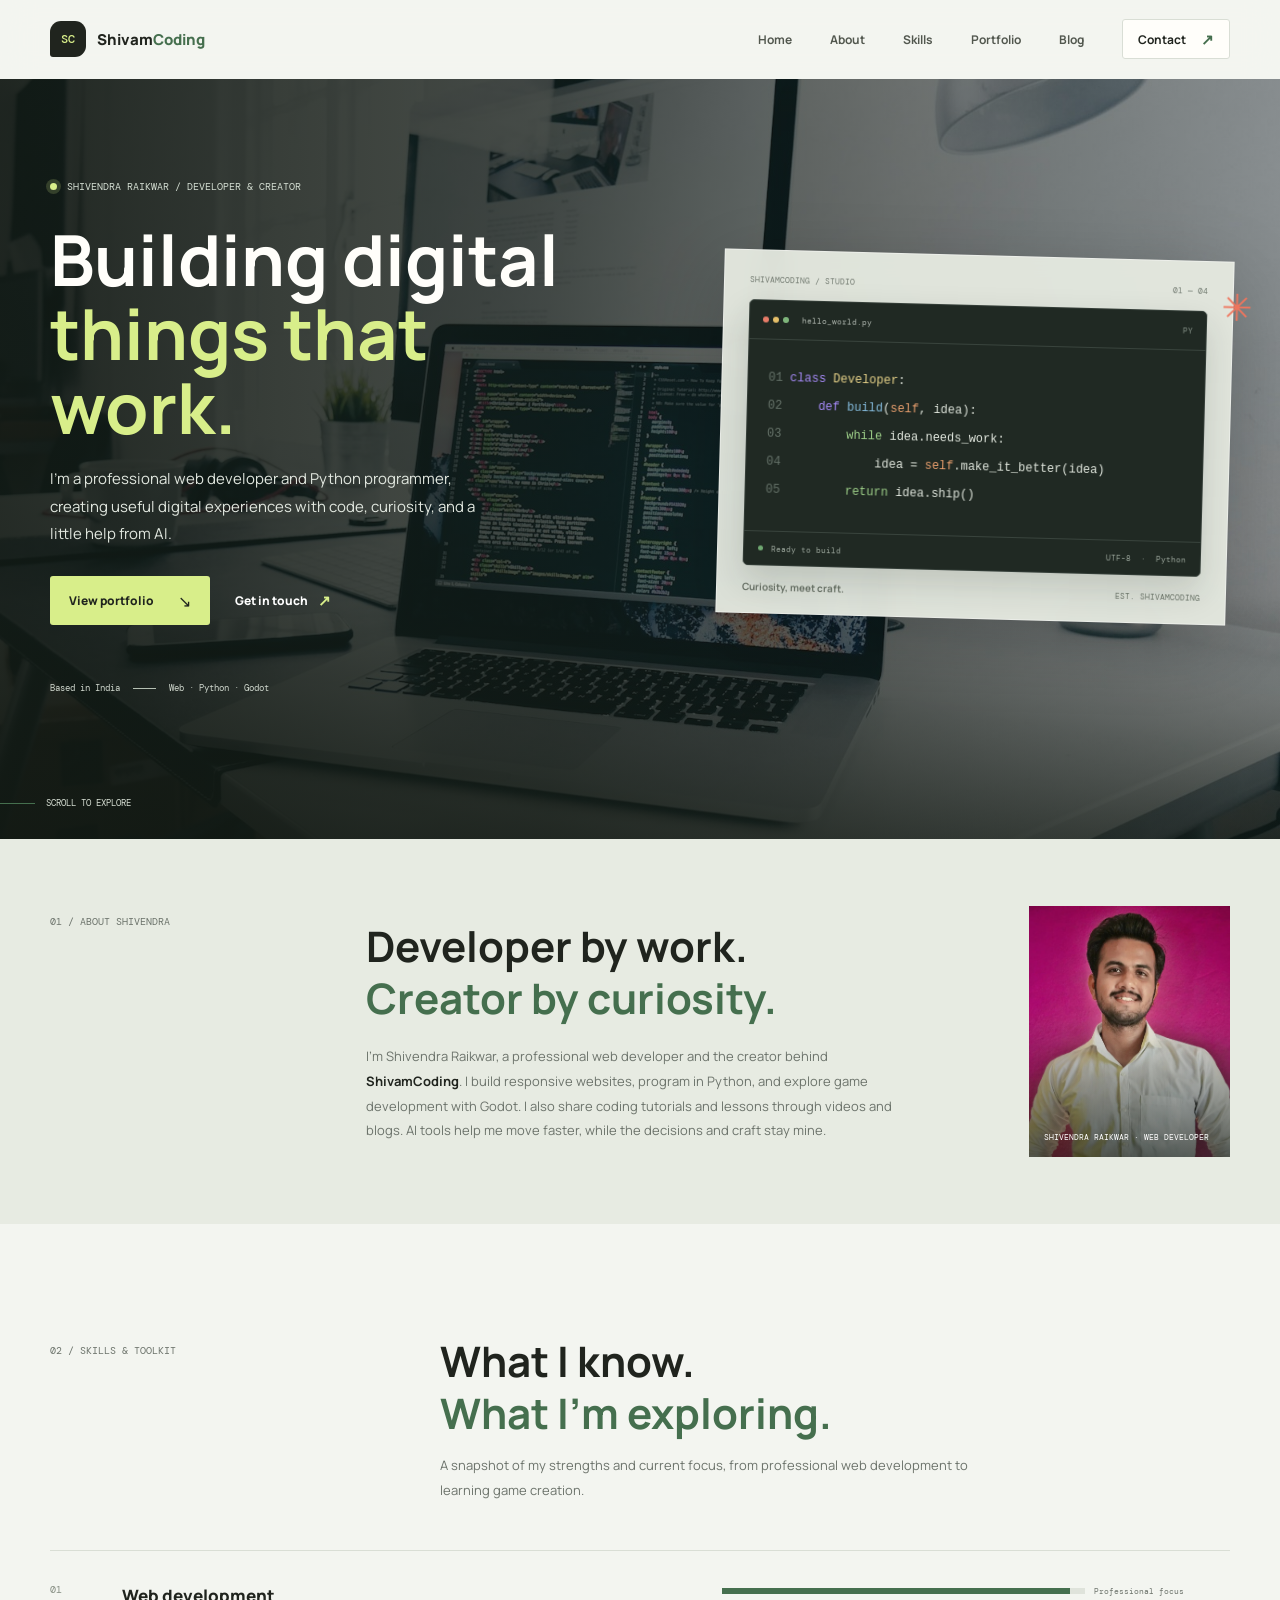
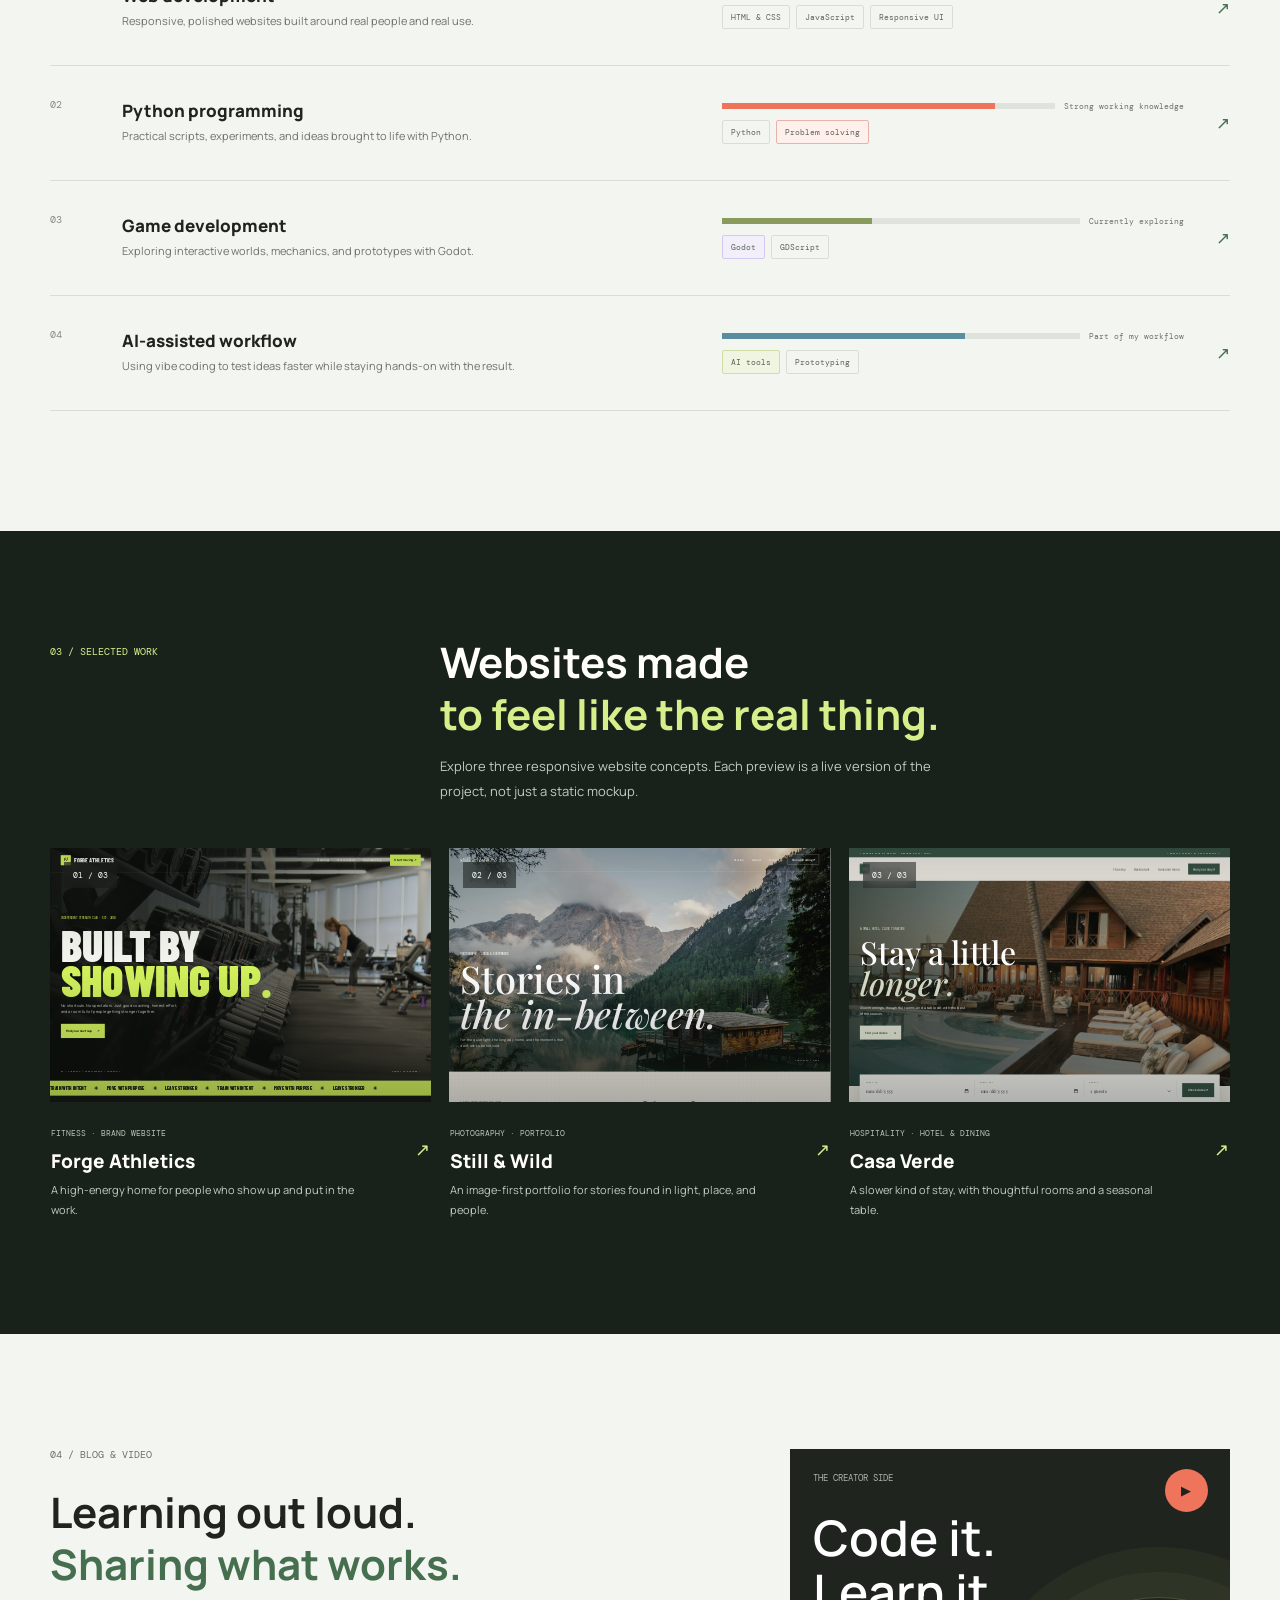
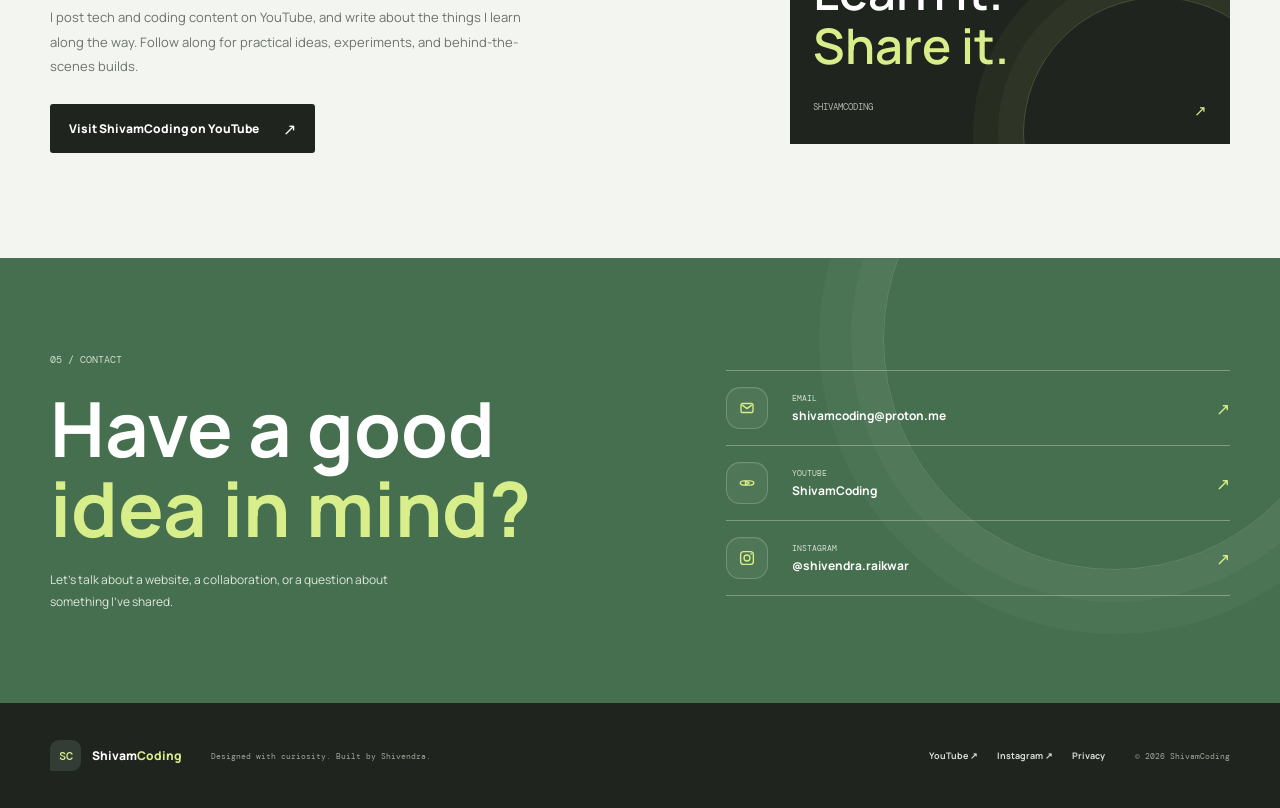
<file: index.html>
<!DOCTYPE html>
<html lang="en">
<head>
  <meta charset="UTF-8" />
  <meta name="viewport" content="width=device-width, initial-scale=1.0" />
  <meta name="theme-color" content="#1c241e" />
  <meta name="description" content="Shivendra Raikwar is a professional web developer and Python programmer building thoughtful digital experiences as ShivamCoding." />
  <title>Shivendra Raikwar | ShivamCoding</title>
  <link rel="preconnect" href="https://fonts.googleapis.com" />
  <link rel="preconnect" href="https://fonts.gstatic.com" crossorigin />
  <link href="https://fonts.googleapis.com/css2?family=DM+Mono:wght@400;500&family=Manrope:wght@400;500;600;700;800&display=swap" rel="stylesheet" />
  <link rel="stylesheet" href="style.css" />
  <script src="script.js" defer></script>
</head>
<body>
  <header class="site-header">
    <nav class="nav-shell" aria-label="Main navigation">
      <a class="brand" href="#home" aria-label="ShivamCoding home">
        <span class="brand-mark" aria-hidden="true">SC</span>
        <span>Shivam<span class="brand-accent">Coding</span></span>
      </a>
      <button class="menu-toggle" type="button" aria-expanded="false" aria-controls="primary-nav" aria-label="Open navigation">
        <span></span><span></span>
      </button>
      <div class="nav-links" id="primary-nav">
        <a href="#home">Home</a>
        <a href="#about">About</a>
        <a href="#skills">Skills</a>
        <a href="#portfolio">Portfolio</a>
        <a href="#journal">Blog</a>
        <a class="nav-contact" href="#contact">Contact <span aria-hidden="true">↗</span></a>
      </div>
    </nav>
  </header>

  <main>
    <section class="hero" id="home">
      <div class="hero-inner section-shell">
        <div class="hero-copy reveal">
          <p class="eyebrow"><span class="availability-dot"></span> SHIVENDRA RAIKWAR / DEVELOPER &amp; CREATOR</p>
          <h1>Building digital<br /><span class="highlight-text">things that work.</span></h1>
          <p class="hero-intro">I’m a professional web developer and Python programmer, creating useful digital experiences with code, curiosity, and a little help from AI.</p>
          <div class="hero-actions">
            <a class="button button-primary" href="#portfolio">View portfolio <span aria-hidden="true">↘</span></a>
            <a class="text-link" href="mailto:shivamcoding@proton.me">Get in touch <span aria-hidden="true">↗</span></a>
          </div>
          <div class="hero-meta">
            <span>Based in India</span>
            <span class="meta-divider" aria-hidden="true"></span>
            <span>Web · Python · Godot</span>
          </div>
        </div>

        <div class="hero-visual reveal" aria-label="A glimpse into my development workspace">
          <div class="visual-topline"><span>SHIVAMCODING / STUDIO</span><span>01 — 04</span></div>
          <div class="code-window">
            <div class="window-bar">
              <div class="window-dots" aria-hidden="true"><i></i><i></i><i></i></div>
              <span>hello_world.py</span>
              <span class="window-language">PY</span>
            </div>
            <pre aria-label="Python code: building ideas into reality"><code><span class="code-muted">01</span> <span class="code-purple">class</span> <span class="code-yellow">Developer</span>:
<span class="code-muted">02</span>     <span class="code-purple">def</span> <span class="code-blue">build</span>(<span class="code-orange">self</span>, idea):
<span class="code-muted">03</span>         <span class="code-green">while</span> idea.needs_work:
<span class="code-muted">04</span>             idea = <span class="code-orange">self</span>.make_it_better(idea)
<span class="code-muted">05</span>         <span class="code-green">return</span> idea.ship()</code></pre>
            <div class="code-status"><span><i></i> Ready to build</span><span>UTF-8&nbsp; · &nbsp;Python</span></div>
          </div>
          <div class="visual-caption"><span>Curiosity, meet craft.</span><span>EST. SHIVAMCODING</span></div>
          <span class="visual-spark" aria-hidden="true">✳</span>
        </div>
      </div>

      <a class="scroll-cue section-shell" href="#about"><span class="scroll-line"></span> Scroll to explore</a>
    </section>

    <section class="intro-band" id="about">
      <div class="section-shell intro-grid reveal">
        <p class="eyebrow section-index">01 / ABOUT SHIVENDRA</p>
        <div>
          <h2>Developer by work.<br /><span>Creator by curiosity.</span></h2>
          <p class="body-copy">I’m Shivendra Raikwar, a professional web developer and the creator behind <strong>ShivamCoding</strong>. I build responsive websites, program in Python, and explore game development with Godot. I also share coding tutorials and lessons through videos and blogs. AI tools help me move faster, while the decisions and craft stay mine.</p>
        </div>
        <div class="about-visual"><img src="img/profile/Shivendra-raikwar.jpg" alt="Portrait of Shivendra Raikwar" loading="lazy" /><span>SHIVENDRA RAIKWAR · WEB DEVELOPER</span></div>
      </div>
    </section>

    <section class="expertise section-shell" id="skills">
      <div class="section-heading reveal">
        <p class="eyebrow section-index">02 / SKILLS &amp; TOOLKIT</p>
        <div>
          <h2>What I know.<br /><span>What I’m exploring.</span></h2>
          <p class="body-copy">A snapshot of my strengths and current focus, from professional web development to learning game creation.</p>
        </div>
      </div>
      <div class="skill-list">
        <article class="skill-row reveal" style="--skill-width: 96%">
          <span class="skill-number">01</span>
          <div class="skill-main"><h3>Web development</h3><p>Responsive, polished websites built around real people and real use.</p></div>
          <div class="skill-focus"><div class="skill-meter" role="img" aria-label="Professional focus"><span></span></div><span class="skill-level">Professional focus</span><div class="skill-tags"><span>HTML &amp; CSS</span><span>JavaScript</span><span>Responsive UI</span></div></div>
          <span class="skill-arrow" aria-hidden="true">↗</span>
        </article>
        <article class="skill-row reveal" style="--skill-width: 82%">
          <span class="skill-number">02</span>
          <div class="skill-main"><h3>Python programming</h3><p>Practical scripts, experiments, and ideas brought to life with Python.</p></div>
          <div class="skill-focus"><div class="skill-meter" role="img" aria-label="Strong working knowledge"><span></span></div><span class="skill-level">Strong working knowledge</span><div class="skill-tags"><span>Python</span><span>Problem solving</span></div></div>
          <span class="skill-arrow" aria-hidden="true">↗</span>
        </article>
        <article class="skill-row reveal" style="--skill-width: 42%">
          <span class="skill-number">03</span>
          <div class="skill-main"><h3>Game development</h3><p>Exploring interactive worlds, mechanics, and prototypes with Godot.</p></div>
          <div class="skill-focus"><div class="skill-meter" role="img" aria-label="Currently exploring"><span></span></div><span class="skill-level">Currently exploring</span><div class="skill-tags"><span>Godot</span><span>GDScript</span></div></div>
          <span class="skill-arrow" aria-hidden="true">↗</span>
        </article>
        <article class="skill-row reveal" style="--skill-width: 68%">
          <span class="skill-number">04</span>
          <div class="skill-main"><h3>AI-assisted workflow</h3><p>Using vibe coding to test ideas faster while staying hands-on with the result.</p></div>
          <div class="skill-focus"><div class="skill-meter" role="img" aria-label="Part of my creative workflow"><span></span></div><span class="skill-level">Part of my workflow</span><div class="skill-tags"><span>AI tools</span><span>Prototyping</span></div></div>
          <span class="skill-arrow" aria-hidden="true">↗</span>
        </article>
      </div>
    </section>

    <section class="work-section" id="portfolio">
      <div class="section-shell work-inner">
        <div class="section-heading reveal">
          <p class="eyebrow section-index">03 / SELECTED WORK</p>
          <div>
            <h2>Websites made<br /><span>to feel like the real thing.</span></h2>
            <p class="body-copy">Explore three responsive website concepts. Each preview is a live version of the project, not just a static mockup.</p>
          </div>
        </div>
        <div class="work-grid project-grid">
          <a class="project-card reveal" href="projects/gym/index.html" target="_blank" rel="noopener noreferrer" aria-label="Open Forge Athletics gym website demo in a new tab">
            <div class="project-image project-image-gym">
              <iframe src="projects/gym/index.html" title="Forge Athletics gym website preview" loading="lazy" tabindex="-1" aria-hidden="true"></iframe>
              <span class="project-number">01 / 03</span>
              <span class="project-visit">Visit website <span aria-hidden="true">↗</span></span>
            </div>
            <div class="project-details">
              <div><span class="project-category">FITNESS · BRAND WEBSITE</span><h3>Forge Athletics</h3><p>A high-energy home for people who show up and put in the work.</p></div>
              <span class="project-arrow" aria-hidden="true">↗</span>
            </div>
          </a>
          <a class="project-card reveal" href="projects/photography/index.html" target="_blank" rel="noopener noreferrer" aria-label="Open Still & Wild photography portfolio demo in a new tab">
            <div class="project-image project-image-photo">
              <iframe src="projects/photography/index.html" title="Still & Wild photography website preview" loading="lazy" tabindex="-1" aria-hidden="true"></iframe>
              <span class="project-number">02 / 03</span>
              <span class="project-visit">Visit website <span aria-hidden="true">↗</span></span>
            </div>
            <div class="project-details">
              <div><span class="project-category">PHOTOGRAPHY · PORTFOLIO</span><h3>Still &amp; Wild</h3><p>An image-first portfolio for stories found in light, place, and people.</p></div>
              <span class="project-arrow" aria-hidden="true">↗</span>
            </div>
          </a>
          <a class="project-card reveal" href="projects/hotel/index.html" target="_blank" rel="noopener noreferrer" aria-label="Open Casa Verde hotel and restaurant website demo in a new tab">
            <div class="project-image project-image-hotel">
              <iframe src="projects/hotel/index.html" title="Casa Verde hotel and restaurant website preview" loading="lazy" tabindex="-1" aria-hidden="true"></iframe>
              <span class="project-number">03 / 03</span>
              <span class="project-visit">Visit website <span aria-hidden="true">↗</span></span>
            </div>
            <div class="project-details">
              <div><span class="project-category">HOSPITALITY · HOTEL &amp; DINING</span><h3>Casa Verde</h3><p>A slower kind of stay, with thoughtful rooms and a seasonal table.</p></div>
              <span class="project-arrow" aria-hidden="true">↗</span>
            </div>
          </a>
        </div>
      </div>
    </section>

    <section class="journal section-shell" id="journal">
      <div class="journal-copy reveal">
        <p class="eyebrow section-index">04 / BLOG &amp; VIDEO</p>
        <h2>Learning out loud.<br /><span>Sharing what works.</span></h2>
        <p class="body-copy">I post tech and coding content on YouTube, and write about the things I learn along the way. Follow along for practical ideas, experiments, and behind-the-scenes builds.</p>
        <a class="button button-dark" href="https://www.youtube.com/@shivamcoding" target="_blank" rel="noreferrer">Visit ShivamCoding on YouTube <span aria-hidden="true">↗</span></a>
      </div>
      <a class="journal-tile reveal" href="https://www.youtube.com/@shivamcoding" target="_blank" rel="noreferrer" aria-label="Visit the ShivamCoding YouTube channel">
        <span class="tile-label">THE CREATOR SIDE</span>
        <span class="play-mark" aria-hidden="true">▶</span>
        <span class="tile-title">Code it.<br />Learn it.<br /><b>Share it.</b></span>
        <span class="tile-footer">SHIVAMCODING <span aria-hidden="true">↗</span></span>
      </a>
    </section>

    <section class="contact-section" id="contact">
      <div class="section-shell contact-inner reveal">
        <div class="contact-copy">
          <p class="eyebrow">05 / CONTACT</p>
          <h2>Have a good<br /><span>idea in mind?</span></h2>
          <p>Let’s talk about a website, a collaboration, or a question about something I’ve shared.</p>
        </div>
        <div class="contact-options" aria-label="Contact and social links">
          <a class="contact-option" href="mailto:shivamcoding@proton.me">
            <span class="contact-icon" aria-hidden="true">
              <svg viewBox="0 0 24 24" aria-hidden="true"><path d="M4 8.5A2.5 2.5 0 0 1 6.5 6h11A2.5 2.5 0 0 1 20 8.5v7A2.5 2.5 0 0 1 17.5 18h-11A2.5 2.5 0 0 1 4 15.5v-7Zm2.2 0 5.8 4.3 5.8-4.3"/></svg>
            </span>
            <span class="contact-copy-text"><span class="contact-label">EMAIL</span><strong>shivamcoding@proton.me</strong></span>
            <span class="contact-arrow" aria-hidden="true">↗</span>
          </a>
          <a class="contact-option" href="https://www.youtube.com/@shivamcoding" target="_blank" rel="noreferrer">
            <span class="contact-icon" aria-hidden="true">
              <svg viewBox="0 0 24 24" aria-hidden="true"><path d="M21 12.2A2.8 2.8 0 0 0 18.2 9.4c-.6-.1-1.2-.2-1.8-.2H7.6c-.6 0-1.2.1-1.8.2A2.8 2.8 0 0 0 3 12.2v-.4A2.8 2.8 0 0 0 5.8 14.6c.6.1 1.2.2 1.8.2h8.8c.6 0 1.2-.1 1.8-.2A2.8 2.8 0 0 0 21 11.8v.4Z"/><path d="M10 9.5v5l5-2.5-5-2.5Z"/></svg>
            </span>
            <span class="contact-copy-text"><span class="contact-label">YOUTUBE</span><strong>ShivamCoding</strong></span>
            <span class="contact-arrow" aria-hidden="true">↗</span>
          </a>
          <a class="contact-option" href="https://www.instagram.com/shivendra.raikwar" target="_blank" rel="noreferrer">
            <span class="contact-icon" aria-hidden="true">
              <svg viewBox="0 0 24 24" aria-hidden="true"><rect x="3.5" y="3.5" width="17" height="17" rx="4"/><circle cx="12" cy="12" r="4"/><circle cx="17.4" cy="6.5" r="1.1" fill="currentColor" stroke="none"/></svg>
            </span>
            <span class="contact-copy-text"><span class="contact-label">INSTAGRAM</span><strong>@shivendra.raikwar</strong></span>
            <span class="contact-arrow" aria-hidden="true">↗</span>
          </a>
        </div>
      </div>
    </section>
  </main>

  <footer class="site-footer">
    <div class="section-shell footer-inner">
      <a class="brand footer-brand" href="#home"><span class="brand-mark" aria-hidden="true">SC</span><span>Shivam<span class="brand-accent">Coding</span></span></a>
      <p>Designed with curiosity. Built by Shivendra.</p>
      <div class="footer-links">
        <a href="https://www.youtube.com/@shivamcoding" target="_blank" rel="noreferrer">YouTube ↗</a>
        <a href="https://www.instagram.com/shivendra.raikwar" target="_blank" rel="noreferrer">Instagram ↗</a>
        <a href="privacypolicy.html">Privacy</a>
      </div>
      <span class="copyright">© <span id="year">2026</span> ShivamCoding</span>
    </div>
  </footer>
</body>
</html>
</file>
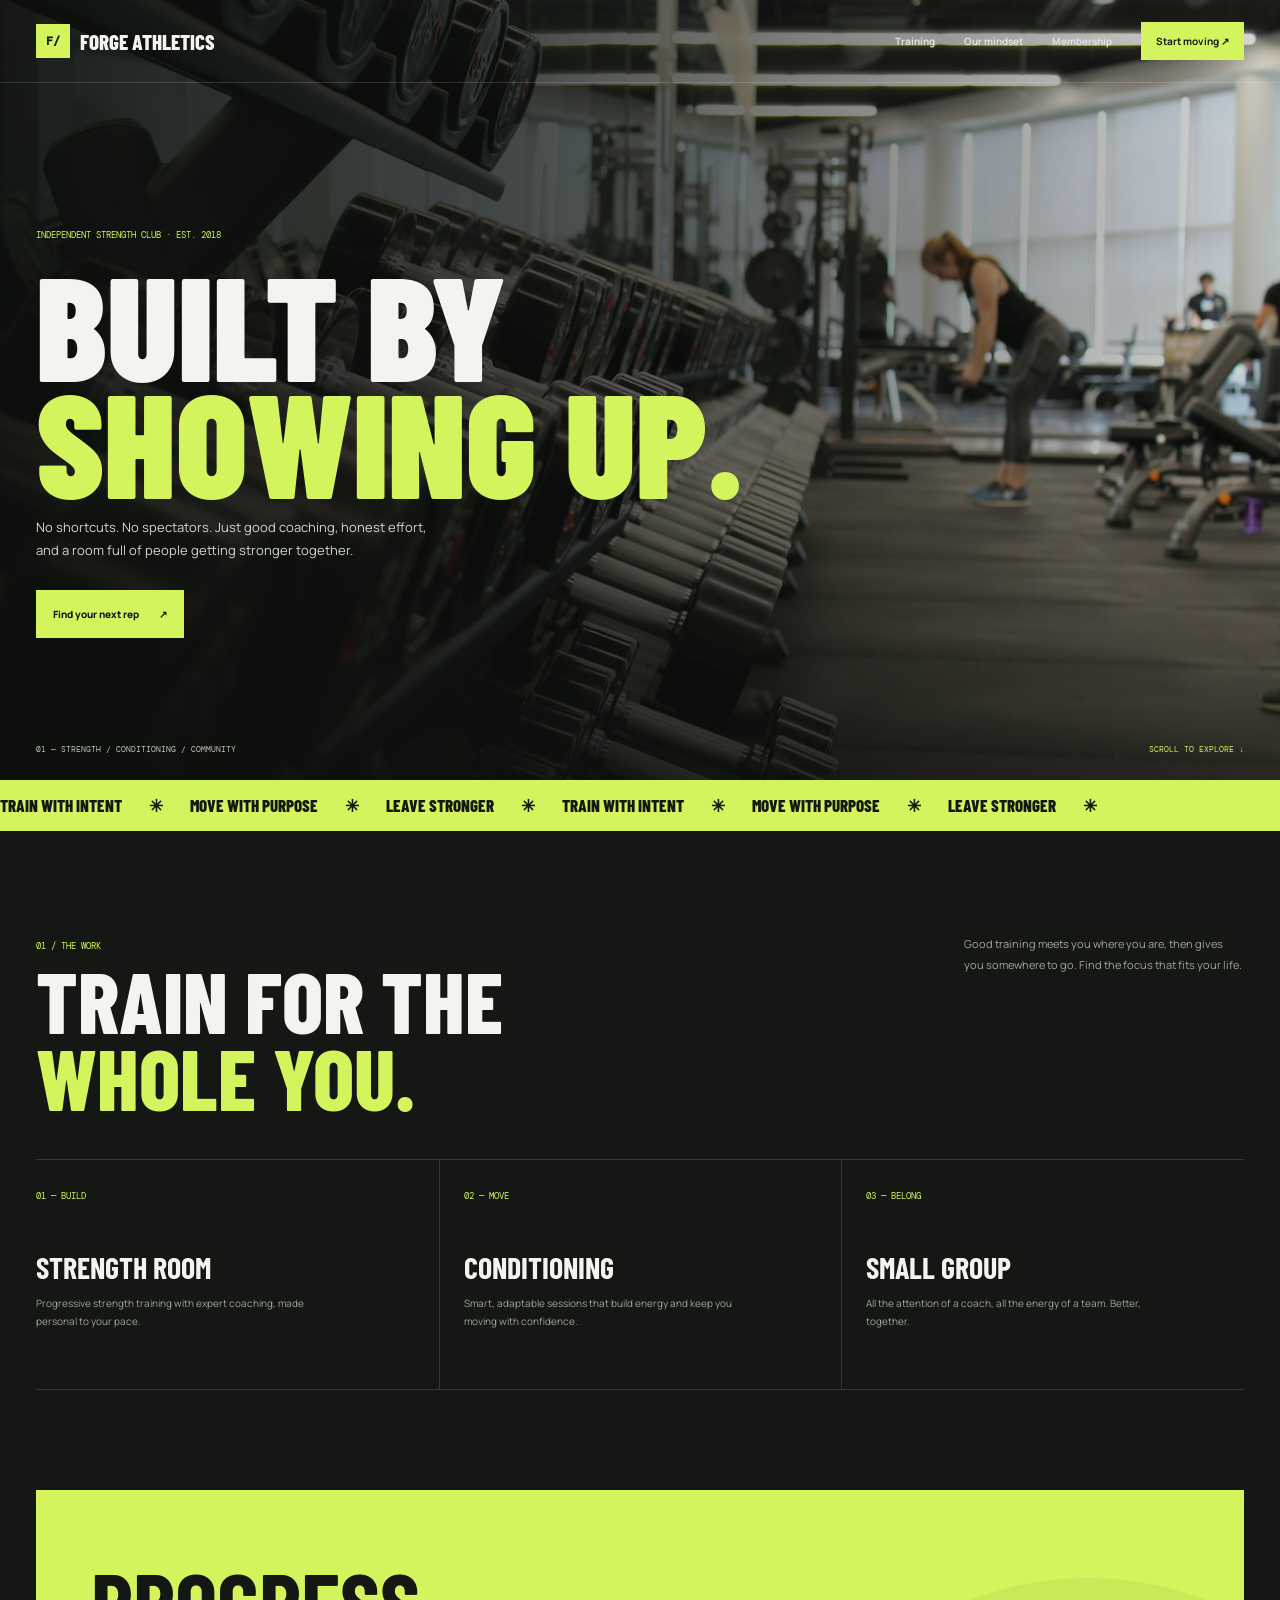
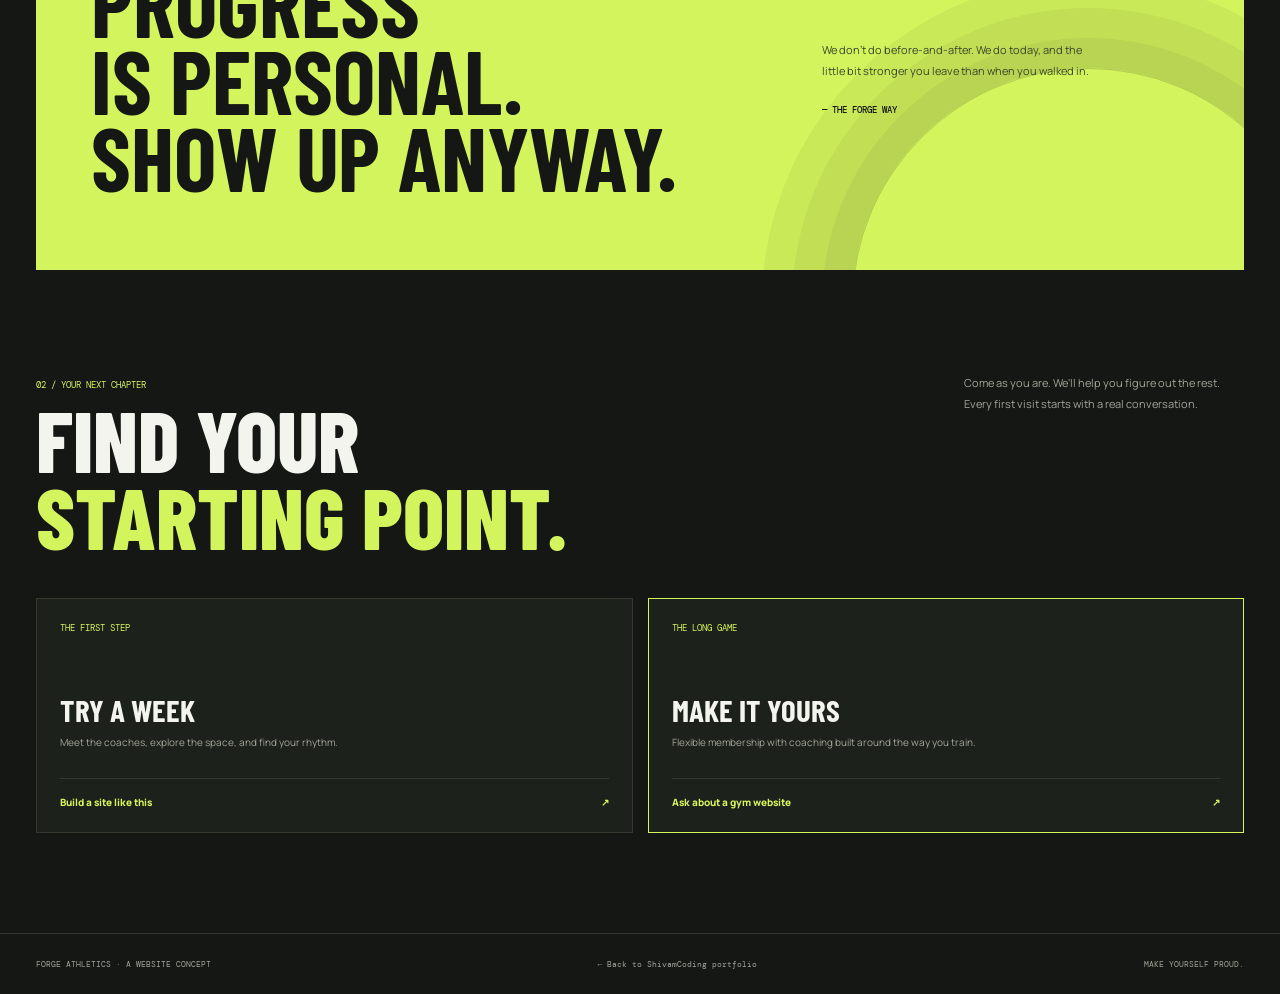
<file: projects/gym/index.html>
<!DOCTYPE html>
<html lang="en">
<head>
  <meta charset="UTF-8" />
  <meta name="viewport" content="width=device-width, initial-scale=1.0" />
  <meta name="theme-color" content="#141713" />
  <meta name="description" content="Forge Athletics is a concept fitness club for people who show up and put in the work." />
  <title>Forge Athletics — Built by showing up</title>
  <link rel="preconnect" href="https://fonts.googleapis.com" />
  <link rel="preconnect" href="https://fonts.gstatic.com" crossorigin />
  <link rel="preconnect" href="https://images.unsplash.com" />
  <link href="https://fonts.googleapis.com/css2?family=Barlow+Condensed:wght@500;600;700;800;900&family=DM+Mono:wght@400;500&family=Manrope:wght@400;500;600;700;800&display=swap" rel="stylesheet" />
  <style>
    :root { --bg: #141713; --panel: #1d211b; --ink: #f3f4ee; --muted: #a1a69a; --lime: #d4f45d; --line: #34392f; --display: "Barlow Condensed", Impact, sans-serif; --body: "Manrope", sans-serif; --mono: "DM Mono", monospace; }
    * { box-sizing: border-box; }
    html { scroll-behavior: smooth; scroll-padding-top: 78px; }
    body { margin: 0; background: var(--bg); color: var(--ink); font-family: var(--body); -webkit-font-smoothing: antialiased; }
    a { color: inherit; text-decoration: none; }
    .shell { width: min(1240px, calc(100% - 72px)); margin: auto; }
    .site-nav { position: absolute; z-index: 5; top: 0; right: 0; left: 0; border-bottom: 1px solid rgb(255 255 255 / 15%); }
    .nav-inner { display: flex; min-height: 82px; align-items: center; justify-content: space-between; }
    .brand { display: flex; align-items: center; gap: 10px; font-family: var(--display); font-size: 21px; font-weight: 800; letter-spacing: 0; }
    .brand-mark { display: grid; width: 34px; aspect-ratio: 1; place-items: center; background: var(--lime); color: var(--bg); font-family: var(--mono); font-size: 12px; }
    .nav-links { display: flex; align-items: center; gap: 29px; color: #e1e4dc; font-size: 10px; font-weight: 700; }
    .nav-links a:not(.nav-cta):hover { color: var(--lime); }
    .nav-cta { padding: 12px 15px; background: var(--lime); color: var(--bg); }
    .nav-toggle { display: none; }
    .hero { position: relative; display: flex; min-height: min(780px, 100svh); align-items: center; overflow: hidden; isolation: isolate; }
    .hero::before { position: absolute; z-index: -2; inset: 0; background: url("../../img/gym.jpg") center 46% / cover; content: ""; animation: hero-zoom 18s ease-in-out infinite alternate; }
    .hero::after { position: absolute; z-index: -1; inset: 0; background: linear-gradient(90deg, rgb(12 15 12 / 94%) 0%, rgb(12 15 12 / 74%) 42%, rgb(12 15 12 / 15%) 100%), linear-gradient(0deg, rgb(12 15 12 / 72%), transparent 35%); content: ""; }
    .hero-copy { padding-top: 78px; animation: enter 750ms both; }
    .eyebrow { color: var(--lime); font-family: var(--mono); font-size: 9px; letter-spacing: 0; text-transform: uppercase; }
    .hero h1 { max-width: 750px; margin: 24px 0 18px; font-family: var(--display); font-size: clamp(72px, 11.5vw, 156px); font-weight: 900; letter-spacing: 0; line-height: .79; text-transform: uppercase; }
    .hero h1 span { color: var(--lime); }
    .hero-copy > p:not(.eyebrow) { max-width: 390px; margin-bottom: 27px; color: #d2d6cd; font-size: 13px; line-height: 1.8; }
    .button { display: inline-flex; min-height: 48px; align-items: center; justify-content: center; gap: 20px; padding: 0 17px; background: var(--lime); color: var(--bg); font-size: 10px; font-weight: 800; transition: transform 180ms ease, background 180ms ease; }
    .button:hover { transform: translateY(-3px); background: white; }
    .hero-bottom { position: absolute; right: 0; bottom: 26px; left: 0; display: flex; align-items: center; justify-content: space-between; color: #c0c6bb; font-family: var(--mono); font-size: 8px; }
    .hero-bottom span:last-child { color: var(--lime); }
    .ticker { overflow: hidden; padding-block: 15px; background: var(--lime); color: var(--bg); }
    .ticker-track { display: flex; width: max-content; gap: 27px; animation: ticker 24s linear infinite; font-family: var(--display); font-size: 17px; font-weight: 800; letter-spacing: 0; text-transform: uppercase; }
    .ticker-track span { white-space: nowrap; }
    .ticker-track i { font-style: normal; }
    section.content { padding-block: 100px; }
    .section-top { display: flex; align-items: flex-start; justify-content: space-between; gap: 30px; margin-bottom: 43px; }
    .section-top h2 { max-width: 620px; margin: 0; font-family: var(--display); font-size: clamp(47px, 7vw, 86px); font-weight: 800; line-height: .9; text-transform: uppercase; }
    .section-top h2 span { color: var(--lime); }
    .section-top > p { max-width: 280px; margin: 3px 0 0; color: var(--muted); font-size: 11px; line-height: 1.9; }
    .programs { display: grid; grid-template-columns: repeat(3, 1fr); border-top: 1px solid var(--line); }
    .program { min-height: 230px; padding: 22px 24px 20px 0; border-bottom: 1px solid var(--line); }
    .program + .program { padding-left: 24px; border-left: 1px solid var(--line); }
    .program-number { color: var(--lime); font-family: var(--mono); font-size: 9px; }
    .program h3 { margin: 45px 0 9px; font-family: var(--display); font-size: 30px; font-weight: 700; text-transform: uppercase; }
    .program p { max-width: 280px; margin: 0; color: var(--muted); font-size: 10px; line-height: 1.8; }
    .manifesto { position: relative; display: grid; min-height: 380px; grid-template-columns: 1.3fr .7fr; align-items: center; gap: 50px; overflow: hidden; padding: 55px; background: var(--lime); color: var(--bg); }
    .manifesto::after { position: absolute; right: -80px; bottom: -270px; width: 470px; aspect-ratio: 1; border: 1px solid rgb(20 23 19 / 18%); border-radius: 50%; box-shadow: 0 0 0 30px rgb(20 23 19 / 5%), 0 0 0 60px rgb(20 23 19 / 5%), 0 0 0 90px rgb(20 23 19 / 5%); content: ""; }
    .manifesto h2 { position: relative; z-index: 1; margin: 0; font-family: var(--display); font-size: clamp(48px, 7vw, 91px); line-height: .86; text-transform: uppercase; }
    .manifesto p { position: relative; z-index: 1; max-width: 280px; color: #3b4629; font-size: 11px; line-height: 1.9; }
    .manifesto p strong { display: block; margin-top: 20px; color: var(--bg); font-family: var(--mono); font-size: 9px; font-weight: 500; text-transform: uppercase; }
    .membership { display: grid; grid-template-columns: 1fr 1fr; gap: 15px; }
    .plan { display: flex; min-height: 235px; flex-direction: column; justify-content: space-between; padding: 23px; border: 1px solid var(--line); background: var(--panel); }
    .plan.featured { border-color: var(--lime); }
    .plan > span { color: var(--lime); font-family: var(--mono); font-size: 9px; }
    .plan h3 { margin: 30px 0 5px; font-family: var(--display); font-size: 31px; text-transform: uppercase; }
    .plan p { margin: 0; color: var(--muted); font-size: 10px; line-height: 1.8; }
    .plan a { display: flex; align-items: center; justify-content: space-between; padding-top: 16px; border-top: 1px solid var(--line); color: var(--lime); font-size: 10px; font-weight: 800; }
    .footer { padding-block: 25px; border-top: 1px solid var(--line); color: var(--muted); font-family: var(--mono); font-size: 8px; }
    .footer-inner { display: flex; align-items: center; justify-content: space-between; gap: 20px; }
    .footer a:hover { color: var(--lime); }
    .rise { animation: enter 700ms both; }
    @keyframes enter { from { opacity: 0; transform: translateY(20px); } to { opacity: 1; transform: translateY(0); } }
    @keyframes hero-zoom { to { transform: scale(1.07); } }
    @keyframes ticker { to { transform: translateX(-50%); } }
    @media (max-width: 760px) {
      .shell { width: calc(100% - 40px); }
      .nav-inner { min-height: 70px; }
      .nav-toggle { display: grid; width: 42px; height: 42px; place-content: center; gap: 5px; border: 1px solid rgb(255 255 255 / 25%); background: transparent; }
      .nav-toggle span { width: 18px; height: 1px; background: white; }
      .nav-links { position: absolute; top: 69px; right: 0; left: 0; display: none; align-items: stretch; gap: 0; padding: 8px 20px 18px; background: var(--bg); }
      .nav-links.open { display: flex; flex-direction: column; }
      .nav-links a:not(.nav-cta) { padding: 13px 0; border-bottom: 1px solid var(--line); }
      .nav-cta { margin-top: 12px; text-align: center; }
      .hero { min-height: 720px; }
      .hero::before { background-position: 58% center; }
      .hero::after { background: linear-gradient(90deg, rgb(12 15 12 / 85%), rgb(12 15 12 / 38%)), linear-gradient(0deg, rgb(12 15 12 / 70%), transparent 55%); }
      .hero h1 { font-size: clamp(74px, 17vw, 120px); }
      .hero-bottom { align-items: flex-start; flex-direction: column; gap: 8px; }
      section.content { padding-block: 73px; }
      .section-top { flex-direction: column; gap: 17px; }
      .programs { grid-template-columns: 1fr; }
      .program { min-height: 180px; padding: 20px 0; }
      .program + .program { padding-left: 0; border-left: 0; }
      .program h3 { margin-top: 31px; }
      .manifesto { grid-template-columns: 1fr; gap: 22px; padding: 32px 25px; }
      .manifesto p { margin-bottom: 0; }
      .membership { grid-template-columns: 1fr; }
      .footer-inner { align-items: flex-start; flex-direction: column; }
    }
    @media (prefers-reduced-motion: reduce) { *, *::before, *::after { scroll-behavior: auto !important; animation-duration: .01ms !important; animation-iteration-count: 1 !important; transition-duration: .01ms !important; } }
  </style>
</head>
<body>
  <header class="site-nav">
    <nav class="shell nav-inner" aria-label="Main navigation">
      <a class="brand" href="#top"><span class="brand-mark">F/</span> FORGE ATHLETICS</a>
      <button class="nav-toggle" aria-label="Open navigation" aria-expanded="false" aria-controls="nav-links"><span></span><span></span></button>
      <div class="nav-links" id="nav-links"><a href="#training">Training</a><a href="#philosophy">Our mindset</a><a href="#membership">Membership</a><a class="nav-cta" href="#membership">Start moving ↗</a></div>
    </nav>
  </header>
  <main>
    <section class="hero" id="top">
      <div class="shell hero-copy">
        <p class="eyebrow">INDEPENDENT STRENGTH CLUB · EST. 2018</p>
        <h1>Built by<br /><span>showing up.</span></h1>
        <p>No shortcuts. No spectators. Just good coaching, honest effort, and a room full of people getting stronger together.</p>
        <a class="button" href="#membership">Find your next rep <span aria-hidden="true">↗</span></a>
      </div>
      <div class="shell hero-bottom"><span>01 — STRENGTH / CONDITIONING / COMMUNITY</span><span>SCROLL TO EXPLORE ↓</span></div>
    </section>
    <div class="ticker" aria-hidden="true"><div class="ticker-track"><span>Train with intent</span><i>✳</i><span>Move with purpose</span><i>✳</i><span>Leave stronger</span><i>✳</i><span>Train with intent</span><i>✳</i><span>Move with purpose</span><i>✳</i><span>Leave stronger</span><i>✳</i></div></div>
    <section class="content shell" id="training">
      <div class="section-top"><div><p class="eyebrow">01 / THE WORK</p><h2>Train for the<br /><span style="color:var(--lime)">whole you.</span></h2></div><p>Good training meets you where you are, then gives you somewhere to go. Find the focus that fits your life.</p></div>
      <div class="programs">
        <article class="program"><span class="program-number">01 — BUILD</span><h3>Strength room</h3><p>Progressive strength training with expert coaching, made personal to your pace.</p></article>
        <article class="program"><span class="program-number">02 — MOVE</span><h3>Conditioning</h3><p>Smart, adaptable sessions that build energy and keep you moving with confidence.</p></article>
        <article class="program"><span class="program-number">03 — BELONG</span><h3>Small group</h3><p>All the attention of a coach, all the energy of a team. Better, together.</p></article>
      </div>
    </section>
    <section class="shell" id="philosophy"><div class="manifesto"><h2>Progress<br />is personal.<br />Show up anyway.</h2><p>We don't do before-and-after. We do today, and the little bit stronger you leave than when you walked in.<strong>— THE FORGE WAY</strong></p></div></section>
    <section class="content shell" id="membership">
      <div class="section-top"><div><p class="eyebrow">02 / YOUR NEXT CHAPTER</p><h2>Find your<br /><span style="color:var(--lime)">starting point.</span></h2></div><p>Come as you are. We'll help you figure out the rest. Every first visit starts with a real conversation.</p></div>
      <div class="membership">
        <article class="plan"><span>THE FIRST STEP</span><div><h3>Try a week</h3><p>Meet the coaches, explore the space, and find your rhythm.</p></div><a href="mailto:shivamcoding@proton.me?subject=Forge%20Athletics%20website%20concept">Build a site like this <span>↗</span></a></article>
        <article class="plan featured"><span>THE LONG GAME</span><div><h3>Make it yours</h3><p>Flexible membership with coaching built around the way you train.</p></div><a href="mailto:shivamcoding@proton.me?subject=Gym%20website%20inquiry">Ask about a gym website <span>↗</span></a></article>
      </div>
    </section>
  </main>
  <footer class="footer"><div class="shell footer-inner"><span>FORGE ATHLETICS · A WEBSITE CONCEPT</span><a href="../../index.html#portfolio">← Back to ShivamCoding portfolio</a><span>MAKE YOURSELF PROUD.</span></div></footer>
  <script>
    const toggle = document.querySelector(".nav-toggle");
    const links = document.querySelector(".nav-links");
    toggle.addEventListener("click", () => {
      const open = toggle.getAttribute("aria-expanded") !== "true";
      toggle.setAttribute("aria-expanded", String(open));
      toggle.setAttribute("aria-label", open ? "Close navigation" : "Open navigation");
      links.classList.toggle("open", open);
    });
    links.addEventListener("click", (event) => {
      if (event.target.closest("a")) {
        toggle.setAttribute("aria-expanded", "false");
        links.classList.remove("open");
      }
    });
  </script>
</body>
</html>
</file>
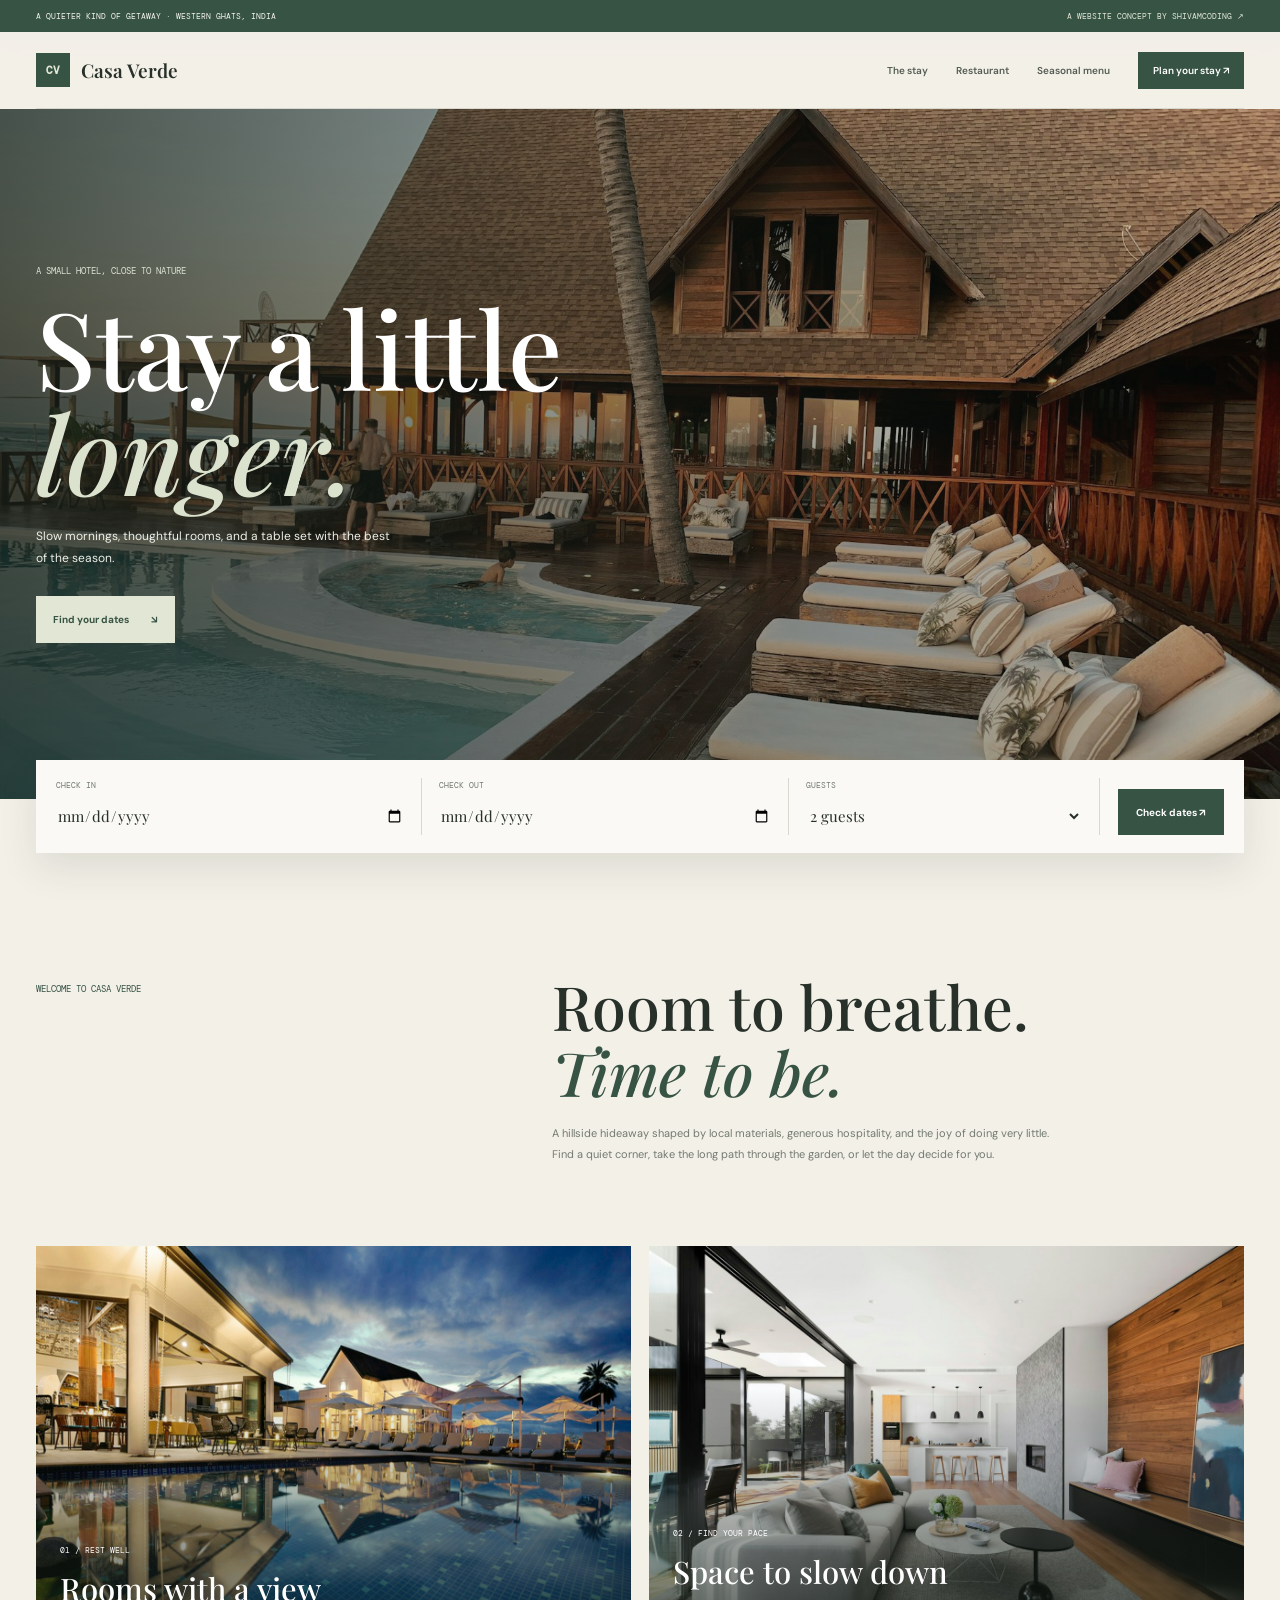
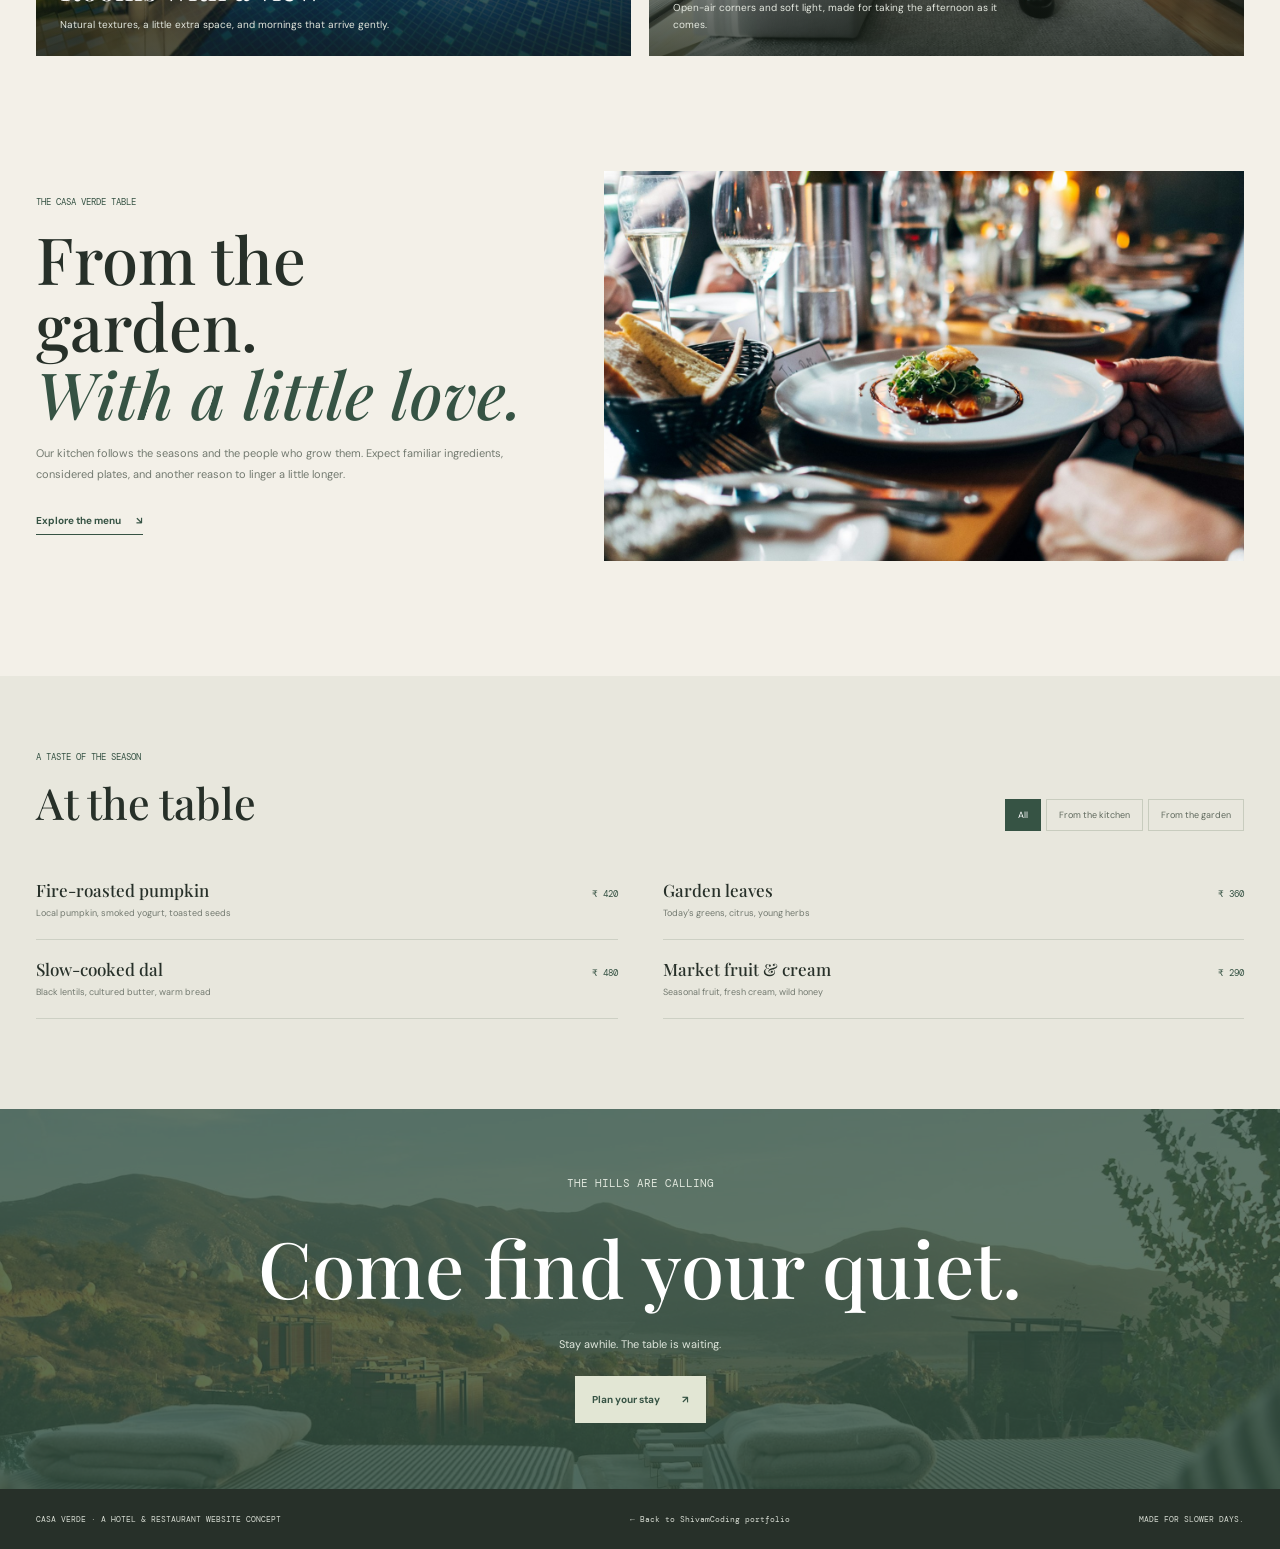
<file: projects/hotel/index.html>
<!DOCTYPE html>
<html lang="en">
<head>
  <meta charset="UTF-8" />
  <meta name="viewport" content="width=device-width, initial-scale=1.0" />
  <meta name="theme-color" content="#f3f0e8" />
  <meta name="description" content="Casa Verde is a boutique hotel and seasonal restaurant website concept." />
  <title>Casa Verde — A stay worth slowing down for</title>
  <link rel="preconnect" href="https://fonts.googleapis.com" />
  <link rel="preconnect" href="https://fonts.gstatic.com" />
  <link rel="preconnect" href="https://images.unsplash.com" />
  <link href="https://fonts.googleapis.com/css2?family=DM+Mono:wght@400;500&family=DM+Sans:wght@400;500;600;700&family=Playfair+Display:ital,wght@0,500;0,600;0,700;1,500&display=swap" rel="stylesheet" />
  <style>
    :root { --paper: #f3f0e8; --white: #faf9f5; --ink: #273029; --muted: #737a70; --green: #365344; --moss: #8d9a76; --line: #d8d8ce; --serif: "Playfair Display", Georgia, serif; --sans: "DM Sans", sans-serif; --mono: "DM Mono", monospace; }
    * { box-sizing: border-box; }
    html { scroll-behavior: smooth; scroll-padding-top: 82px; }
    body { margin: 0; background: var(--paper); color: var(--ink); font-family: var(--sans); -webkit-font-smoothing: antialiased; }
    a { color: inherit; text-decoration: none; }
    button, input, select { font: inherit; }
    .shell { width: min(1240px, calc(100% - 72px)); margin-inline: auto; }
    .topline { background: var(--green); color: #f5f4ee; font-family: var(--mono); font-size: 8px; }
    .topline-inner { display: flex; min-height: 32px; align-items: center; justify-content: space-between; gap: 15px; }
    .topline a { color: #e2e8d7; }
    .nav { position: sticky; z-index: 10; top: 0; background: rgb(243 240 232 / 94%); backdrop-filter: blur(12px); }
    .nav-inner { display: flex; min-height: 77px; align-items: center; justify-content: space-between; border-bottom: 1px solid var(--line); }
    .brand { display: flex; align-items: center; gap: 11px; font-family: var(--serif); font-size: 19px; font-weight: 600; }
    .brand-mark { display: grid; width: 34px; aspect-ratio: 1; place-items: center; background: var(--green); color: #e5e8d8; font-family: var(--mono); font-size: 11px; }
    .nav-links { display: flex; align-items: center; gap: 28px; color: #545d53; font-size: 10px; font-weight: 600; }
    .nav-links a:not(.book-link):hover { color: var(--green); }
    .book-link { padding: 12px 15px; background: var(--green); color: white; }
    .nav-toggle { display: none; }
    .hero { position: relative; display: flex; min-height: min(690px, 82svh); align-items: center; overflow: hidden; color: white; isolation: isolate; }
    .hero::before { position: absolute; z-index: -2; inset: 0; background: url("../../img/hotel.jpg") center 48% / cover; content: ""; animation: slow-zoom 20s ease-in-out infinite alternate; }
    .hero::after { position: absolute; z-index: -1; inset: 0; background: linear-gradient(90deg, rgb(24 33 26 / 74%), rgb(24 33 26 / 28%) 66%, rgb(24 33 26 / 10%)), linear-gradient(0deg, rgb(24 33 26 / 25%), transparent); content: ""; }
    .hero-copy { animation: fade-up 800ms both; }
    .eyebrow { margin: 0 0 17px; color: #dce2d4; font-family: var(--mono); font-size: 9px; letter-spacing: 0; text-transform: uppercase; }
    .hero h1 { max-width: 730px; margin: 0 0 20px; font-family: var(--serif); font-size: clamp(56px, 8.4vw, 109px); font-weight: 500; line-height: .98; }
    .hero h1 em { color: #dbe2cd; font-weight: 500; }
    .hero-copy > p:last-of-type { max-width: 360px; margin: 0 0 27px; color: #edf0e9; font-size: 12px; line-height: 1.85; }
    .button { display: inline-flex; min-height: 47px; align-items: center; justify-content: center; gap: 22px; padding: 0 17px; background: #e2e6d4; color: var(--green); font-size: 10px; font-weight: 700; transition: background 180ms ease, transform 180ms ease; }
    .button:hover { transform: translateY(-2px); background: white; }
    .hero-note { position: absolute; right: 36px; bottom: 28px; color: #f0f0e8; font-family: var(--mono); font-size: 8px; }
    .booking-wrap { position: relative; z-index: 2; margin-top: -39px; }
    .booking { display: grid; grid-template-columns: 1fr 1fr .85fr auto; align-items: end; gap: 0; padding: 18px 20px; background: var(--white); box-shadow: 0 14px 38px rgb(34 42 35 / 11%); }
    .field { display: flex; flex-direction: column; gap: 9px; padding: 2px 17px; border-right: 1px solid var(--line); }
    .field:first-child { padding-left: 0; }
    .field label { color: var(--muted); font-family: var(--mono); font-size: 8px; text-transform: uppercase; }
    .field input, .field select { width: 100%; min-height: 34px; border: 0; outline: none; background: transparent; color: var(--ink); font-family: var(--serif); font-size: 15px; }
    .booking button { min-height: 46px; margin-left: 18px; padding: 0 18px; border: 0; background: var(--green); color: white; font-size: 10px; font-weight: 700; cursor: pointer; transition: background 180ms ease; }
    .booking button:hover { background: #243b2e; }
    .booking-status { min-height: 17px; margin: 8px 0 0; color: var(--green); font-size: 10px; }
    .intro { display: grid; grid-template-columns: .8fr 1.2fr; gap: 55px; padding-block: 105px 80px; }
    .eyebrow-dark { color: var(--green); }
    .intro h2 { max-width: 620px; margin: -10px 0 18px; font-family: var(--serif); font-size: clamp(37px, 5vw, 61px); font-weight: 500; line-height: 1.08; }
    .intro h2 em { color: var(--green); }
    .body-copy { max-width: 510px; margin: 0; color: var(--muted); font-size: 11px; line-height: 1.95; }
    .stay-grid { display: grid; grid-template-columns: 1fr 1fr; gap: 18px; }
    .stay-card { position: relative; min-height: 410px; overflow: hidden; background: #89937e; color: white; }
    .stay-card img { position: absolute; inset: 0; width: 100%; height: 100%; object-fit: cover; transition: transform 750ms cubic-bezier(.2,.65,.25,1); }
    .stay-card:hover img { transform: scale(1.045); }
    .stay-card::after { position: absolute; inset: 35% 0 0; background: linear-gradient(transparent, rgb(21 30 23 / 76%)); content: ""; }
    .stay-copy { position: absolute; z-index: 1; right: 24px; bottom: 23px; left: 24px; }
    .stay-copy small { font-family: var(--mono); font-size: 8px; text-transform: uppercase; }
    .stay-copy h3 { margin: 9px 0 7px; font-family: var(--serif); font-size: 31px; font-weight: 500; }
    .stay-copy p { max-width: 360px; margin: 0; color: #e4e8df; font-size: 10px; line-height: 1.7; }
    .restaurant { display: grid; grid-template-columns: .88fr 1.12fr; align-items: center; gap: 65px; padding-block: 115px; }
    .restaurant-copy .eyebrow { margin-bottom: 17px; }
    .restaurant h2 { margin: 0 0 15px; font-family: var(--serif); font-size: clamp(38px, 5.4vw, 65px); font-weight: 500; line-height: 1.04; }
    .restaurant h2 em { color: var(--green); }
    .restaurant-copy .body-copy { margin-bottom: 23px; }
    .menu-link { display: inline-flex; align-items: center; gap: 15px; padding-bottom: 7px; border-bottom: 1px solid var(--green); color: var(--green); font-size: 10px; font-weight: 700; }
    .restaurant-image { position: relative; min-height: 390px; overflow: hidden; background: #b6ad99; }
    .restaurant-image img { position: absolute; inset: 0; width: 100%; height: 100%; object-fit: cover; transition: transform 900ms ease; }
    .restaurant-image:hover img { transform: scale(1.04); }
    .menu-section { padding-block: 75px 90px; background: #e8e7dd; }
    .menu-heading { display: flex; align-items: flex-end; justify-content: space-between; gap: 20px; margin-bottom: 30px; }
    .menu-heading h2 { margin: 0; font-family: var(--serif); font-size: 43px; font-weight: 500; }
    .menu-heading .eyebrow { margin-bottom: 10px; color: var(--green); }
    .filters { display: flex; gap: 5px; }
    .filter-button { padding: 9px 12px; border: 1px solid #c8ccbe; background: transparent; color: #5f695d; font-size: 9px; cursor: pointer; }
    .filter-button[aria-pressed="true"] { border-color: var(--green); background: var(--green); color: white; }
    .menu-list { display: grid; grid-template-columns: 1fr 1fr; column-gap: 45px; }
    .menu-item { display: flex; align-items: baseline; justify-content: space-between; gap: 20px; padding-block: 18px; border-bottom: 1px solid #cdd0c4; }
    .menu-item[hidden] { display: none; }
    .menu-item h3 { margin: 0 0 5px; font-family: var(--serif); font-size: 17px; font-weight: 500; }
    .menu-item p { margin: 0; color: var(--muted); font-size: 9px; line-height: 1.7; }
    .menu-item > span { flex: 0 0 auto; color: var(--green); font-family: var(--mono); font-size: 9px; }
    .closing { position: relative; display: flex; min-height: 380px; align-items: center; justify-content: center; overflow: hidden; background: var(--green); color: white; text-align: center; isolation: isolate; }
    .closing::before { position: absolute; z-index: -1; inset: 0; background: url("../../img/hotel-evening.jpg") center 50% / cover; content: ""; opacity: .2; }
    .closing h2 { margin: 0 0 18px; font-family: var(--serif); font-size: clamp(40px, 7vw, 78px); font-weight: 500; }
    .closing p { margin: 0 0 25px; color: #dfe6dc; font-size: 11px; }
    .footer { padding-block: 25px; background: var(--ink); color: #d5dad1; font-family: var(--mono); font-size: 8px; }
    .footer-inner { display: flex; align-items: center; justify-content: space-between; gap: 20px; }
    .footer a:hover { color: white; }
    @keyframes fade-up { from { opacity: 0; transform: translateY(18px); } to { opacity: 1; transform: translateY(0); } }
    @keyframes slow-zoom { to { transform: scale(1.055); } }
    @media (max-width: 760px) {
      .shell { width: calc(100% - 40px); }
      .topline-inner { min-height: 30px; font-size: 7px; }
      .nav-inner { min-height: 68px; }
      .nav-toggle { display: flex; width: 42px; height: 42px; flex-direction: column; align-items: center; justify-content: center; gap: 5px; border: 1px solid var(--line); background: transparent; }
      .nav-toggle span { width: 18px; height: 1px; background: var(--ink); }
      .nav-links { position: absolute; top: 68px; right: 0; left: 0; display: none; align-items: stretch; gap: 0; padding: 8px 20px 17px; background: var(--paper); box-shadow: 0 10px 20px rgb(0 0 0 / 7%); }
      .nav-links.open { display: flex; flex-direction: column; }
      .nav-links a:not(.book-link) { padding: 13px 0; border-bottom: 1px solid var(--line); }
      .nav-links .book-link { margin-top: 12px; text-align: center; }
      .hero { min-height: 630px; }
      .hero::before { background-position: 57% center; }
      .hero h1 { font-size: clamp(54px, 14vw, 84px); }
      .hero-note { right: 20px; bottom: 20px; }
      .booking-wrap { margin-top: 0; background: var(--white); }
      .booking { grid-template-columns: 1fr 1fr; gap: 15px 0; padding: 20px; box-shadow: none; }
      .field { padding-inline: 10px; }
      .field:nth-child(2) { border-right: 0; }
      .field:nth-child(3) { padding-left: 0; }
      .booking button { margin-left: 10px; }
      .intro { grid-template-columns: 1fr; gap: 20px; padding-block: 72px; }
      .intro h2 { margin-top: 0; }
      .stay-grid { grid-template-columns: 1fr; gap: 11px; }
      .stay-card { min-height: 350px; }
      .restaurant { grid-template-columns: 1fr; gap: 30px; padding-block: 78px; }
      .restaurant-image { min-height: 310px; }
      .menu-section { padding-block: 63px; }
      .menu-heading { align-items: flex-start; flex-direction: column; }
      .filters { flex-wrap: wrap; }
      .menu-list { grid-template-columns: 1fr; }
      .closing { min-height: 340px; }
      .footer-inner { align-items: flex-start; flex-direction: column; }
    }
    @media (prefers-reduced-motion: reduce) { *, *::before, *::after { scroll-behavior: auto !important; animation-duration: .01ms !important; animation-iteration-count: 1 !important; transition-duration: .01ms !important; } }
  </style>
</head>
<body>
  <div class="topline"><div class="shell topline-inner"><span>A QUIETER KIND OF GETAWAY · WESTERN GHATS, INDIA</span><a href="../../index.html#portfolio">A WEBSITE CONCEPT BY SHIVAMCODING ↗</a></div></div>
  <header class="nav"><nav class="shell nav-inner" aria-label="Main navigation">
    <a class="brand" href="#top"><span class="brand-mark">CV</span> Casa Verde</a>
    <button class="nav-toggle" type="button" aria-label="Open navigation" aria-expanded="false" aria-controls="nav-links"><span></span><span></span></button>
    <div class="nav-links" id="nav-links"><a href="#stay">The stay</a><a href="#restaurant">Restaurant</a><a href="#menu">Seasonal menu</a><a class="book-link" href="#book">Plan your stay ↗</a></div>
  </nav></header>
  <main>
    <section class="hero" id="top"><div class="shell hero-copy"><p class="eyebrow">A SMALL HOTEL, CLOSE TO NATURE</p><h1>Stay a little<br /><em>longer.</em></h1><p>Slow mornings, thoughtful rooms, and a table set with the best of the season.</p><a class="button" href="#book">Find your dates <span>↘</span></a></div><span class="hero-note">A CONCEPT FOR SLOWER DAYS · 2026</span></section>
    <section class="booking-wrap shell" id="book">
      <form class="booking" id="booking-form">
        <div class="field"><label for="arrival">Check in</label><input id="arrival" name="arrival" type="date" required /></div>
        <div class="field"><label for="departure">Check out</label><input id="departure" name="departure" type="date" required /></div>
        <div class="field"><label for="guests">Guests</label><select id="guests" name="guests"><option value="1">1 guest</option><option value="2" selected>2 guests</option><option value="3">3 guests</option><option value="4">4 guests</option></select></div>
        <button type="submit">Check dates ↗</button>
      </form>
      <p class="booking-status" id="booking-status" aria-live="polite"></p>
    </section>
    <section class="shell intro" id="stay"><p class="eyebrow eyebrow-dark">WELCOME TO CASA VERDE</p><div><h2>Room to breathe.<br /><em>Time to be.</em></h2><p class="body-copy">A hillside hideaway shaped by local materials, generous hospitality, and the joy of doing very little. Find a quiet corner, take the long path through the garden, or let the day decide for you.</p></div></section>
    <section class="shell stay-grid">
      <article class="stay-card"><img src="../../img/hotel-pool.jpg" alt="Private pool surrounded by tropical greenery" loading="lazy" /><div class="stay-copy"><small>01 / REST WELL</small><h3>Rooms with a view</h3><p>Natural textures, a little extra space, and mornings that arrive gently.</p></div></article>
      <article class="stay-card"><img src="../../img/hotel-room.jpg" alt="Warmly lit contemporary hotel interior opening to a garden" loading="lazy" /><div class="stay-copy"><small>02 / FIND YOUR PACE</small><h3>Space to slow down</h3><p>Open-air corners and soft light, made for taking the afternoon as it comes.</p></div></article>
    </section>
    <section class="shell restaurant" id="restaurant">
      <div class="restaurant-copy"><p class="eyebrow eyebrow-dark">THE CASA VERDE TABLE</p><h2>From the garden.<br /><em>With a little love.</em></h2><p class="body-copy">Our kitchen follows the seasons and the people who grow them. Expect familiar ingredients, considered plates, and another reason to linger a little longer.</p><a class="menu-link" href="#menu">Explore the menu <span>↘</span></a></div>
      <div class="restaurant-image"><img src="../../img/restaurant.jpg" alt="Seasonal dinner served in a warm, intimate restaurant" loading="lazy" /></div>
    </section>
    <section class="menu-section" id="menu"><div class="shell"><div class="menu-heading"><div><p class="eyebrow">A TASTE OF THE SEASON</p><h2>At the table</h2></div><div class="filters" role="group" aria-label="Filter menu items"><button class="filter-button" type="button" data-filter="all" aria-pressed="true">All</button><button class="filter-button" type="button" data-filter="kitchen" aria-pressed="false">From the kitchen</button><button class="filter-button" type="button" data-filter="garden" aria-pressed="false">From the garden</button></div></div>
      <div class="menu-list">
        <article class="menu-item" data-category="kitchen"><div><h3>Fire-roasted pumpkin</h3><p>Local pumpkin, smoked yogurt, toasted seeds</p></div><span>₹ 420</span></article>
        <article class="menu-item" data-category="garden"><div><h3>Garden leaves</h3><p>Today's greens, citrus, young herbs</p></div><span>₹ 360</span></article>
        <article class="menu-item" data-category="kitchen"><div><h3>Slow-cooked dal</h3><p>Black lentils, cultured butter, warm bread</p></div><span>₹ 480</span></article>
        <article class="menu-item" data-category="garden"><div><h3>Market fruit &amp; cream</h3><p>Seasonal fruit, fresh cream, wild honey</p></div><span>₹ 290</span></article>
      </div>
    </div></section>
    <section class="closing"><div><p class="eyebrow">THE HILLS ARE CALLING</p><h2>Come find your quiet.</h2><p>Stay awhile. The table is waiting.</p><a class="button" href="#book">Plan your stay <span>↗</span></a></div></section>
  </main>
  <footer class="footer"><div class="shell footer-inner"><span>CASA VERDE · A HOTEL &amp; RESTAURANT WEBSITE CONCEPT</span><a href="../../index.html#portfolio">← Back to ShivamCoding portfolio</a><span>MADE FOR SLOWER DAYS.</span></div></footer>
  <script>
    const navToggle = document.querySelector(".nav-toggle");
    const navLinks = document.querySelector(".nav-links");
    navToggle.addEventListener("click", () => {
      const open = navToggle.getAttribute("aria-expanded") !== "true";
      navToggle.setAttribute("aria-expanded", String(open));
      navToggle.setAttribute("aria-label", open ? "Close navigation" : "Open navigation");
      navLinks.classList.toggle("open", open);
    });
    navLinks.addEventListener("click", (event) => {
      if (event.target.closest("a")) { navToggle.setAttribute("aria-expanded", "false"); navLinks.classList.remove("open"); }
    });
    const arrival = document.querySelector("#arrival");
    const departure = document.querySelector("#departure");
    const today = new Date().toISOString().slice(0, 10);
    arrival.min = today;
    departure.min = today;
    arrival.addEventListener("change", () => {
      departure.min = arrival.value || today;
      if (departure.value && departure.value <= arrival.value) departure.value = "";
    });
    document.querySelector("#booking-form").addEventListener("submit", (event) => {
      event.preventDefault();
      const status = document.querySelector("#booking-status");
      if (departure.value <= arrival.value) {
        status.textContent = "Choose a check-out date after your arrival.";
        return;
      }
      const options = { month: "short", day: "numeric" };
      const start = new Date(`${arrival.value}T12:00:00`).toLocaleDateString(undefined, options);
      const end = new Date(`${departure.value}T12:00:00`).toLocaleDateString(undefined, options);
      status.textContent = `Concept request: ${start} – ${end} for ${document.querySelector("#guests").value} guest(s). Live availability is not connected in this demo.`;
    });
    const filterButtons = document.querySelectorAll(".filter-button");
    const menuItems = document.querySelectorAll(".menu-item");
    filterButtons.forEach((button) => button.addEventListener("click", () => {
      const filter = button.dataset.filter;
      filterButtons.forEach((item) => item.setAttribute("aria-pressed", String(item === button)));
      menuItems.forEach((item) => { item.hidden = filter !== "all" && item.dataset.category !== filter; });
    }));
  </script>
</body>
</html>
</file>
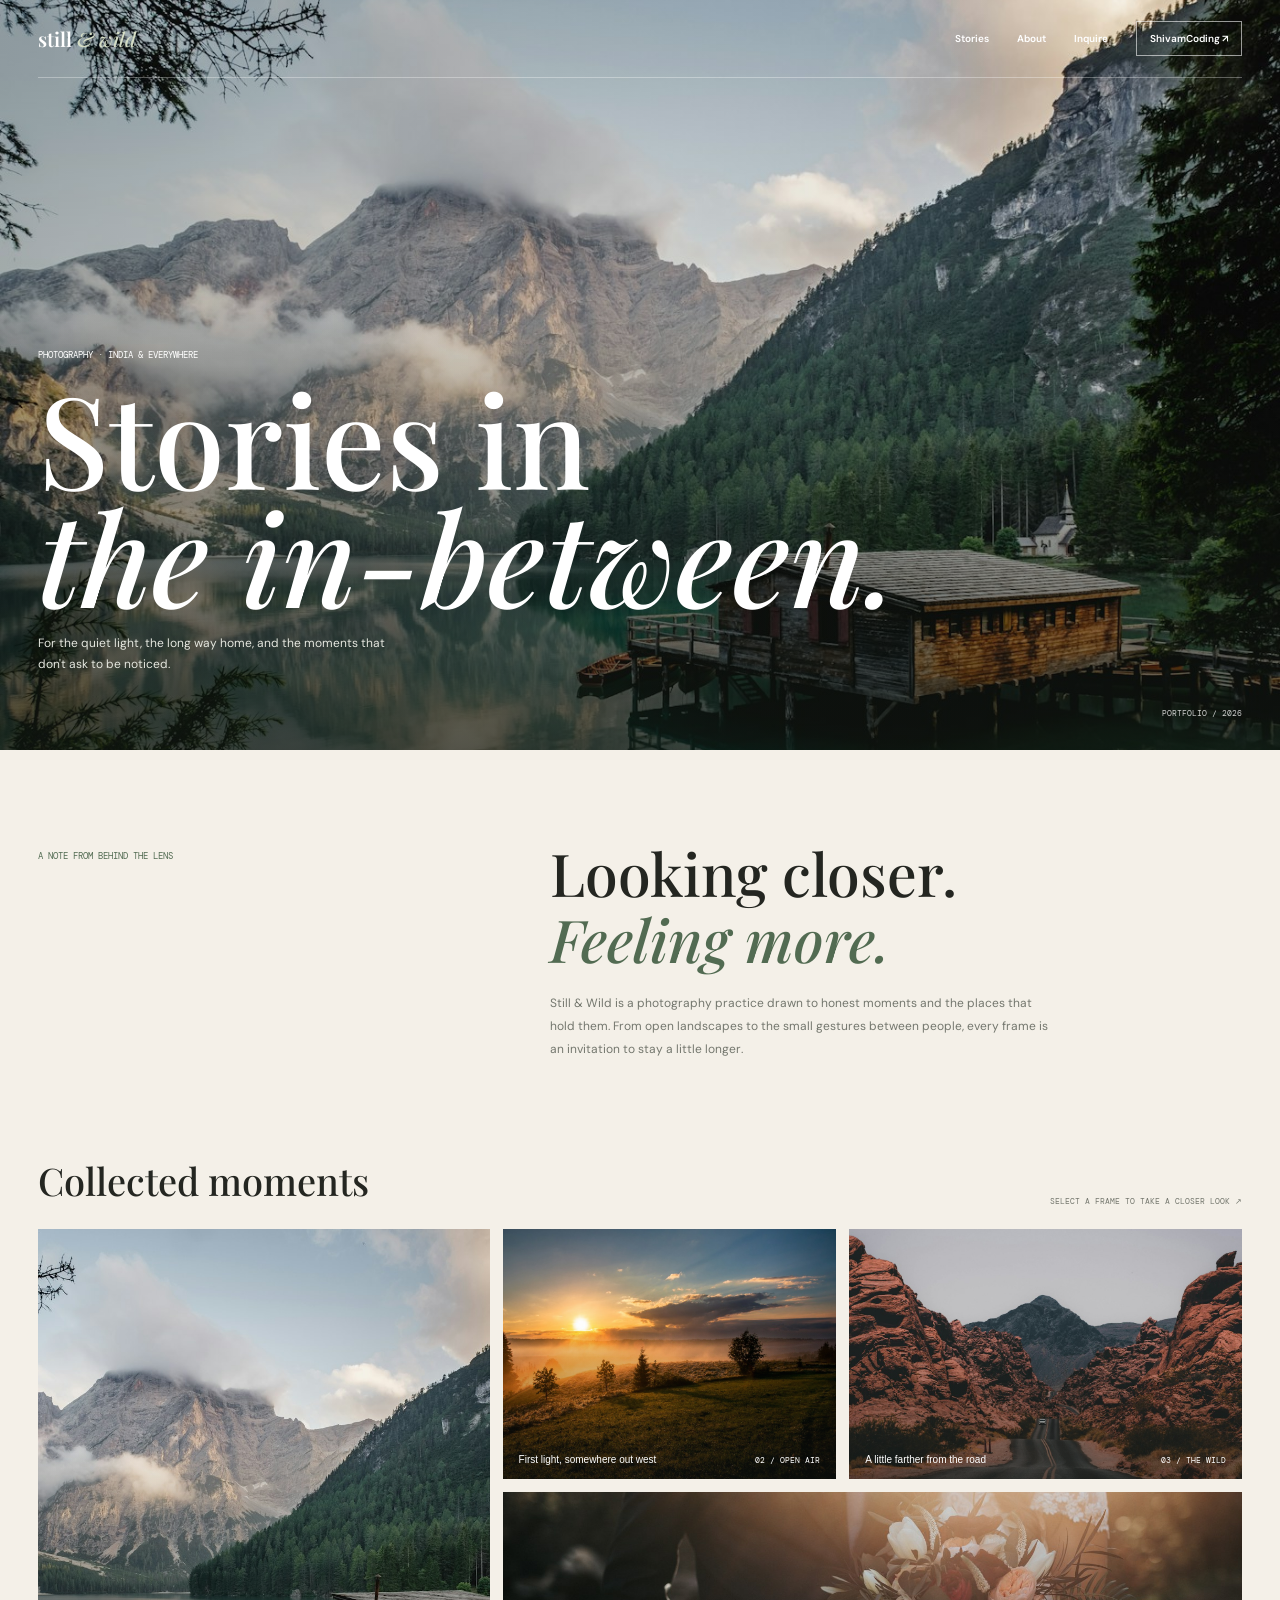
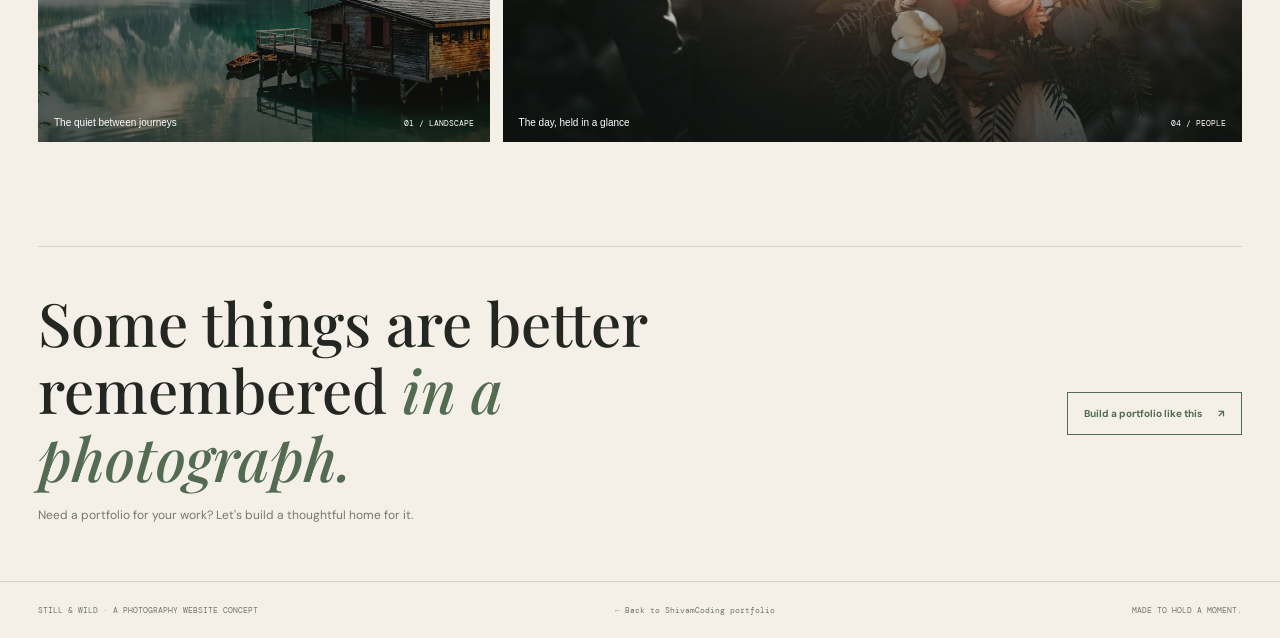
<file: projects/photography/index.html>
<!DOCTYPE html>
<html lang="en">
<head>
  <meta charset="UTF-8" />
  <meta name="viewport" content="width=device-width, initial-scale=1.0" />
  <meta name="theme-color" content="#f4f0e8" />
  <meta name="description" content="Still & Wild is a photography portfolio concept about finding the extraordinary in the everyday." />
  <title>Still &amp; Wild — Stories in the in-between</title>
  <link rel="preconnect" href="https://fonts.googleapis.com" />
  <link rel="preconnect" href="https://fonts.gstatic.com" crossorigin />
  <link rel="preconnect" href="https://images.unsplash.com" />
  <link href="https://fonts.googleapis.com/css2?family=DM+Mono:wght@400;500&family=DM+Sans:wght@400;500;600;700&family=Playfair+Display:ital,wght@0,500;0,600;0,700;1,500;1,600&display=swap" rel="stylesheet" />
  <style>
    :root { --paper: #f4f0e8; --ink: #242621; --muted: #74776e; --line: #d6d2c9; --green: #526b52; --serif: "Playfair Display", Georgia, serif; --sans: "DM Sans", sans-serif; --mono: "DM Mono", monospace; }
    * { box-sizing: border-box; }
    html { scroll-behavior: smooth; scroll-padding-top: 80px; }
    body { margin: 0; background: var(--paper); color: var(--ink); font-family: var(--sans); -webkit-font-smoothing: antialiased; }
    body::before { position: fixed; z-index: -1; inset: 0; background-image: radial-gradient(#635d4c .5px, transparent .5px); background-size: 14px 14px; content: ""; opacity: .08; pointer-events: none; }
    a { color: inherit; text-decoration: none; }
    .shell { width: min(1240px, calc(100% - 76px)); margin-inline: auto; }
    .nav { position: absolute; z-index: 5; top: 0; right: 0; left: 0; }
    .nav-inner { display: flex; min-height: 78px; align-items: center; justify-content: space-between; border-bottom: 1px solid rgb(255 255 255 / 32%); color: white; }
    .brand { font-family: var(--serif); font-size: 20px; font-weight: 600; }
    .brand em { color: #d5ddc5; font-weight: 500; }
    .nav-links { display: flex; align-items: center; gap: 28px; font-size: 10px; font-weight: 600; }
    .nav-links a { transition: opacity 160ms ease; }
    .nav-links a:hover { opacity: .68; }
    .nav-links .back-link { padding: 10px 13px; border: 1px solid rgb(255 255 255 / 58%); }
    .nav-toggle { display: none; }
    .hero { position: relative; display: flex; min-height: min(750px, 92svh); align-items: flex-end; overflow: hidden; background: #465446; color: white; isolation: isolate; }
    .hero-image { position: absolute; z-index: -2; inset: 0; width: 100%; height: 100%; object-fit: cover; animation: image-drift 17s ease-in-out infinite alternate; }
    .hero::after { position: absolute; z-index: -1; inset: 0; background: linear-gradient(0deg, rgb(16 22 17 / 65%), transparent 60%), linear-gradient(90deg, rgb(17 23 17 / 25%), transparent 78%); content: ""; }
    .hero-content { padding-bottom: 74px; animation: rise 800ms both; }
    .eyebrow { margin: 0 0 18px; font-family: var(--mono); font-size: 9px; letter-spacing: 0; text-transform: uppercase; }
    .hero h1 { margin: 0 0 18px; font-family: var(--serif); font-size: clamp(62px, 10vw, 128px); font-weight: 500; letter-spacing: 0; line-height: .92; }
    .hero h1 em { font-weight: 500; }
    .hero-content > p:last-child { max-width: 350px; margin: 0; color: #e5e7df; font-size: 12px; line-height: 1.8; }
    .hero-index { position: absolute; right: 38px; bottom: 32px; color: rgb(255 255 255 / 80%); font-family: var(--mono); font-size: 8px; }
    .intro { display: grid; grid-template-columns: .8fr 1.2fr; gap: 50px; padding-block: 100px 82px; }
    .eyebrow-dark { color: var(--green); }
    .intro h2 { max-width: 650px; margin: -10px 0 20px; font-family: var(--serif); font-size: clamp(35px, 5vw, 59px); font-weight: 500; line-height: 1.12; }
    .intro h2 em { color: var(--green); }
    .intro-copy { max-width: 500px; color: var(--muted); font-size: 12px; line-height: 1.9; }
    .gallery-heading { display: flex; align-items: flex-end; justify-content: space-between; gap: 24px; margin-bottom: 23px; }
    .gallery-heading h2 { margin: 0; font-family: var(--serif); font-size: 38px; font-weight: 500; }
    .gallery-heading p { margin: 0; color: var(--muted); font-family: var(--mono); font-size: 8px; }
    .gallery { display: grid; grid-template-columns: 1.15fr .85fr 1fr; grid-template-rows: 250px 250px; gap: 13px; padding-bottom: 104px; }
    .photo { position: relative; display: block; overflow: hidden; padding: 0; border: 0; background: #d5d1c6; cursor: zoom-in; text-align: left; }
    .photo:nth-child(1) { grid-row: span 2; }
    .photo:nth-child(4) { grid-column: 2 / span 2; }
    .photo img { width: 100%; height: 100%; object-fit: cover; transition: transform 700ms cubic-bezier(.2,.6,.25,1), filter 400ms ease; }
    .photo:nth-child(2) img { object-position: center 40%; }
    .photo:nth-child(3) img { object-position: center 38%; }
    .photo:nth-child(4) img { object-position: center 55%; }
    .photo:hover img, .photo:focus-visible img { transform: scale(1.045); filter: saturate(1.08); }
    .photo::after { position: absolute; inset: 40% 0 0; background: linear-gradient(transparent, rgb(17 20 16 / 60%)); content: ""; pointer-events: none; }
    .photo-caption { position: absolute; z-index: 1; right: 16px; bottom: 14px; left: 16px; display: flex; align-items: flex-end; justify-content: space-between; color: white; font-size: 10px; }
    .photo-caption small { font-family: var(--mono); font-size: 8px; }
    .photo:focus-visible { outline: 2px solid var(--green); outline-offset: 3px; }
    .statement { display: grid; min-height: 290px; grid-template-columns: 1fr auto; align-items: center; gap: 40px; padding-block: 42px; border-top: 1px solid var(--line); }
    .statement h2 { max-width: 710px; margin: 0; font-family: var(--serif); font-size: clamp(34px, 5.2vw, 60px); font-weight: 500; line-height: 1.13; }
    .statement h2 em { color: var(--green); }
    .contact-link { display: inline-flex; align-items: center; gap: 16px; padding: 14px 16px; border: 1px solid var(--green); color: var(--green); font-size: 10px; font-weight: 700; transition: background 180ms ease, color 180ms ease; }
    .contact-link:hover { background: var(--green); color: white; }
    .footer { padding-block: 23px; border-top: 1px solid var(--line); color: var(--muted); font-family: var(--mono); font-size: 8px; }
    .footer-inner { display: flex; align-items: center; justify-content: space-between; gap: 18px; }
    .lightbox { position: fixed; z-index: 20; inset: 0; display: none; align-items: center; justify-content: center; padding: 25px; background: rgb(14 17 14 / 93%); }
    .lightbox.open { display: flex; animation: fade-in 180ms ease both; }
    .lightbox img { display: block; max-width: min(1100px, 90vw); max-height: 84vh; object-fit: contain; box-shadow: 0 20px 80px rgb(0 0 0 / 25%); }
    .lightbox-close { position: absolute; top: 20px; right: 23px; width: 43px; height: 43px; border: 1px solid rgb(255 255 255 / 45%); background: transparent; color: white; font-size: 24px; cursor: pointer; }
    .lightbox-caption { position: absolute; bottom: 16px; color: white; font-family: var(--mono); font-size: 9px; }
    @keyframes rise { from { opacity: 0; transform: translateY(18px); } to { opacity: 1; transform: translateY(0); } }
    @keyframes image-drift { to { transform: scale(1.06); } }
    @keyframes fade-in { from { opacity: 0; } to { opacity: 1; } }
    @media (max-width: 720px) {
      .shell { width: calc(100% - 40px); }
      .nav-inner { min-height: 68px; }
      .nav-toggle { display: flex; width: 42px; height: 42px; flex-direction: column; align-items: center; justify-content: center; gap: 5px; border: 1px solid rgb(255 255 255 / 50%); background: transparent; }
      .nav-toggle span { width: 18px; height: 1px; background: white; }
      .nav-links { position: absolute; top: 68px; right: 0; left: 0; display: none; align-items: stretch; gap: 0; padding: 8px 20px 17px; background: #242a22; }
      .nav-links.open { display: flex; flex-direction: column; }
      .nav-links a:not(.back-link) { padding: 13px 0; border-bottom: 1px solid rgb(255 255 255 / 17%); }
      .nav-links .back-link { margin-top: 12px; text-align: center; }
      .hero { min-height: 680px; }
      .hero h1 { font-size: clamp(60px, 15vw, 96px); }
      .hero-content { padding-bottom: 80px; }
      .hero-index { right: 20px; bottom: 28px; }
      .intro { grid-template-columns: 1fr; gap: 19px; padding-block: 69px; }
      .intro h2 { margin-top: 0; }
      .gallery-heading { align-items: flex-start; flex-direction: column; gap: 10px; }
      .gallery { grid-template-columns: 1fr 1fr; grid-template-rows: 270px 190px 210px; gap: 9px; padding-bottom: 70px; }
      .photo:nth-child(1) { grid-row: span 2; }
      .photo:nth-child(4) { grid-column: 1 / span 2; }
      .statement { grid-template-columns: 1fr; gap: 25px; padding-block: 60px; }
      .statement h2 { font-size: 39px; }
      .contact-link { justify-self: start; }
      .footer-inner { align-items: flex-start; flex-direction: column; }
    }
    @media (max-width: 390px) { .gallery { grid-template-rows: 220px 165px 180px; } }
    @media (prefers-reduced-motion: reduce) { *, *::before, *::after { scroll-behavior: auto !important; animation-duration: .01ms !important; animation-iteration-count: 1 !important; transition-duration: .01ms !important; } }
  </style>
</head>
<body>
  <header class="nav"><nav class="shell nav-inner" aria-label="Main navigation">
    <a class="brand" href="#top">still <em>&amp; wild</em></a>
    <button class="nav-toggle" type="button" aria-label="Open navigation" aria-expanded="false" aria-controls="nav-links"><span></span><span></span></button>
    <div class="nav-links" id="nav-links"><a href="#stories">Stories</a><a href="#about">About</a><a href="mailto:shivamcoding@proton.me?subject=Photography%20portfolio%20website">Inquire</a><a class="back-link" href="../../index.html#portfolio">ShivamCoding ↗</a></div>
  </nav></header>
  <main>
    <section class="hero" id="top">
      <img class="hero-image" src="../../img/photo-landscape.jpg" alt="Still mountain lake reflecting a green valley and distant peaks" />
      <div class="shell hero-content"><p class="eyebrow">PHOTOGRAPHY · INDIA &amp; EVERYWHERE</p><h1>Stories in<br /><em>the in-between.</em></h1><p>For the quiet light, the long way home, and the moments that don't ask to be noticed.</p></div>
      <span class="hero-index">PORTFOLIO / 2026</span>
    </section>
    <section class="shell intro" id="about">
      <p class="eyebrow eyebrow-dark">A NOTE FROM BEHIND THE LENS</p>
      <div><h2>Looking closer.<br /><em>Feeling more.</em></h2><p class="intro-copy">Still &amp; Wild is a photography practice drawn to honest moments and the places that hold them. From open landscapes to the small gestures between people, every frame is an invitation to stay a little longer.</p></div>
    </section>
    <section class="shell" id="stories">
      <div class="gallery-heading"><h2>Collected moments</h2><p>SELECT A FRAME TO TAKE A CLOSER LOOK ↗</p></div>
      <div class="gallery">
        <button class="photo" type="button" data-full="../../img/photo-landscape.jpg" data-caption="01 / The quiet between journeys"><img src="../../img/photo-landscape.jpg" alt="Mountain lake reflecting the surrounding forest" loading="lazy" /><span class="photo-caption"><span>The quiet between journeys</span><small>01 / LANDSCAPE</small></span></button>
        <button class="photo" type="button" data-full="../../img/photo-sunrise.jpg" data-caption="02 / First light, somewhere out west"><img src="../../img/photo-sunrise.jpg" alt="Soft golden light falling across an open meadow" loading="lazy" /><span class="photo-caption"><span>First light, somewhere out west</span><small>02 / OPEN AIR</small></span></button>
        <button class="photo" type="button" data-full="../../img/photo-travel.jpg" data-caption="03 / A little farther from the road"><img src="../../img/photo-travel.jpg" alt="A lone traveler walking through a mountain landscape" loading="lazy" /><span class="photo-caption"><span>A little farther from the road</span><small>03 / THE WILD</small></span></button>
        <button class="photo" type="button" data-full="../../img/photo-wedding.jpg" data-caption="04 / The day, held in a glance"><img src="../../img/photo-wedding.jpg" alt="A couple sharing a quiet moment at an outdoor celebration" loading="lazy" /><span class="photo-caption"><span>The day, held in a glance</span><small>04 / PEOPLE</small></span></button>
      </div>
    </section>
    <section class="shell statement"><div><h2>Some things are better<br />remembered <em>in a photograph.</em></h2><p class="intro-copy">Need a portfolio for your work? Let's build a thoughtful home for it.</p></div><a class="contact-link" href="mailto:shivamcoding@proton.me?subject=Photography%20portfolio%20website">Build a portfolio like this <span>↗</span></a></section>
  </main>
  <footer class="footer"><div class="shell footer-inner"><span>STILL &amp; WILD · A PHOTOGRAPHY WEBSITE CONCEPT</span><a href="../../index.html#portfolio">← Back to ShivamCoding portfolio</a><span>MADE TO HOLD A MOMENT.</span></div></footer>
  <div class="lightbox" role="dialog" aria-modal="true" aria-label="Photograph preview"><button class="lightbox-close" type="button" aria-label="Close photograph">×</button><img alt="" /><p class="lightbox-caption"></p></div>
  <script>
    const menuToggle = document.querySelector(".nav-toggle");
    const navLinks = document.querySelector(".nav-links");
    menuToggle.addEventListener("click", () => {
      const open = menuToggle.getAttribute("aria-expanded") !== "true";
      menuToggle.setAttribute("aria-expanded", String(open));
      menuToggle.setAttribute("aria-label", open ? "Close navigation" : "Open navigation");
      navLinks.classList.toggle("open", open);
    });
    navLinks.addEventListener("click", (event) => {
      if (event.target.closest("a")) { menuToggle.setAttribute("aria-expanded", "false"); navLinks.classList.remove("open"); }
    });
    const lightbox = document.querySelector(".lightbox");
    const lightboxImage = lightbox.querySelector("img");
    const closeLightbox = () => { lightbox.classList.remove("open"); document.body.style.overflow = ""; };
    document.querySelectorAll(".photo").forEach((photo) => photo.addEventListener("click", () => {
      lightboxImage.src = photo.dataset.full;
      lightboxImage.alt = photo.querySelector("img").alt;
      lightbox.querySelector(".lightbox-caption").textContent = photo.dataset.caption;
      lightbox.classList.add("open");
      document.body.style.overflow = "hidden";
      lightbox.querySelector(".lightbox-close").focus();
    }));
    lightbox.querySelector(".lightbox-close").addEventListener("click", closeLightbox);
    lightbox.addEventListener("click", (event) => { if (event.target === lightbox) closeLightbox(); });
    document.addEventListener("keydown", (event) => { if (event.key === "Escape") closeLightbox(); });
  </script>
</body>
</html>
</file>
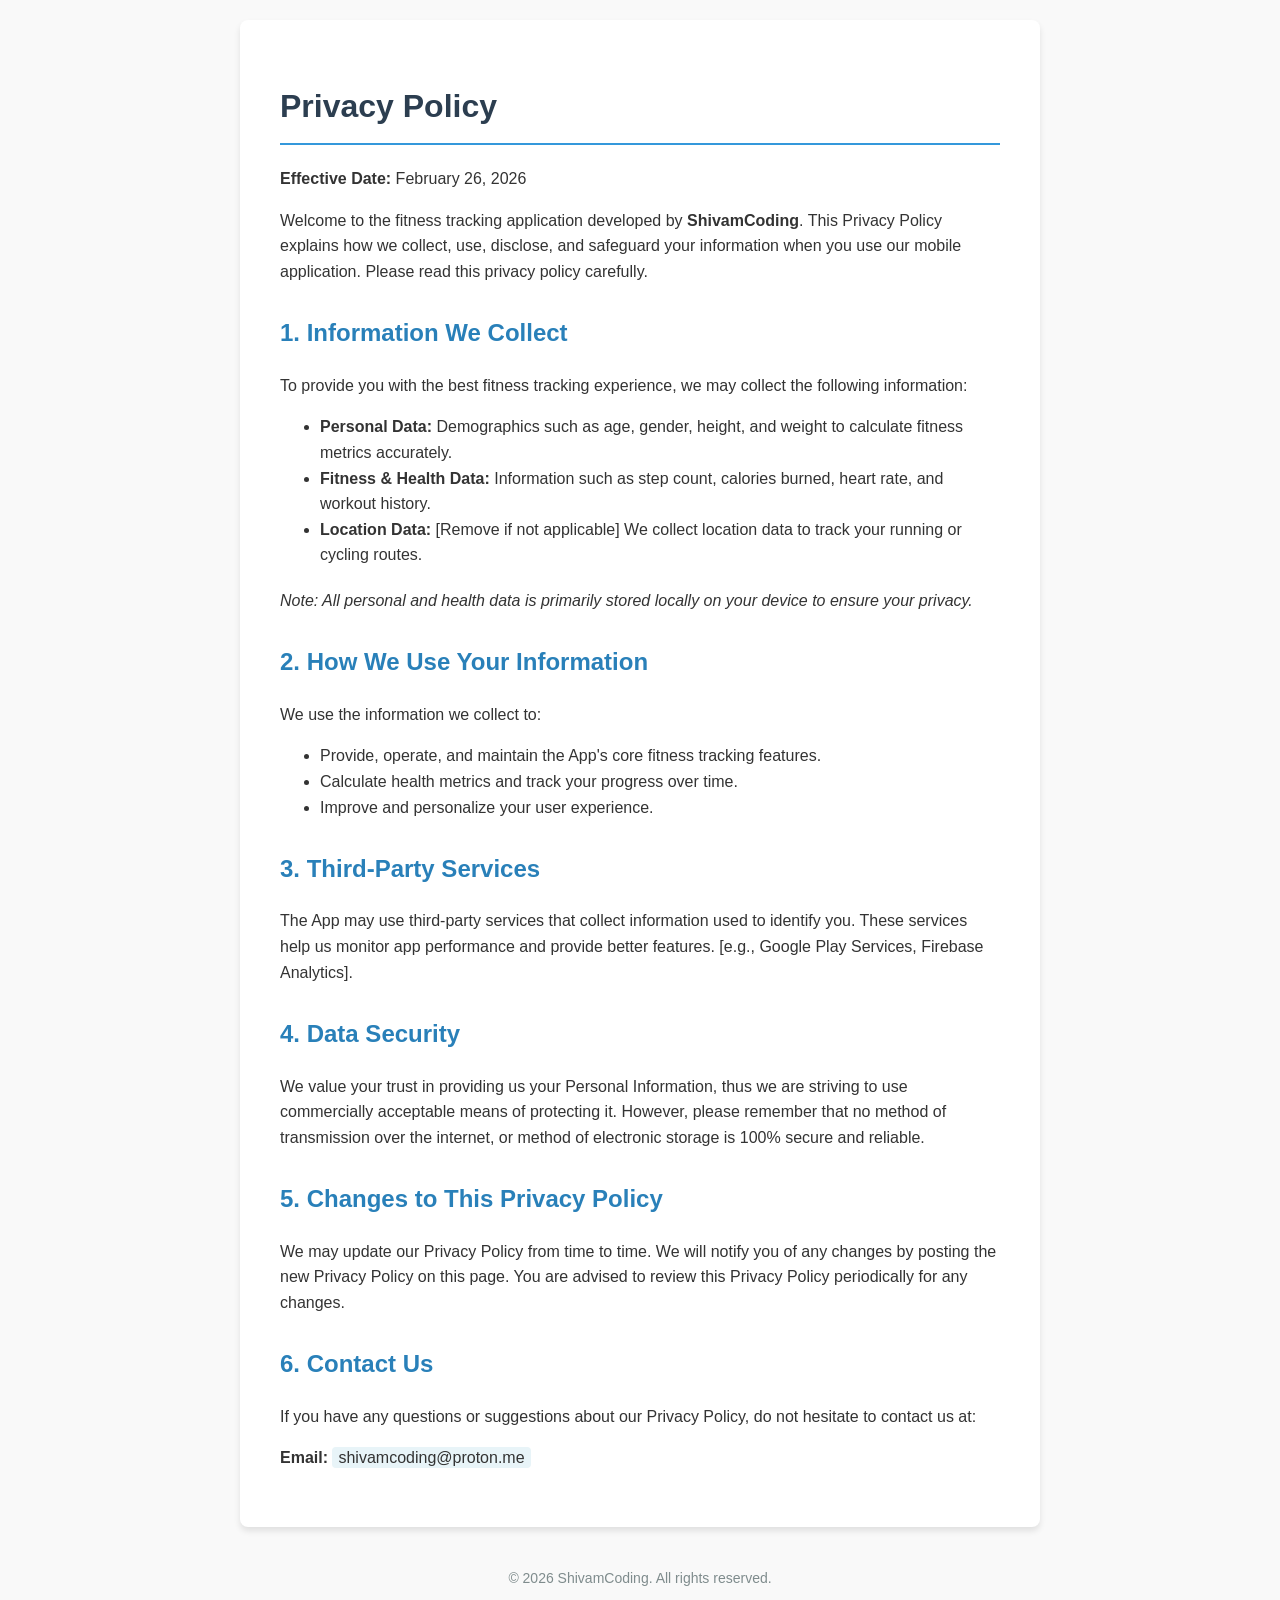
<file: privacypolicy.html>
<!DOCTYPE html>
<html lang="en">
<head>
    <meta charset="UTF-8">
    <meta name="viewport" content="width=device-width, initial-scale=1.0">
    <title>Privacy Policy - ShivamCoding</title>
    <style>
        body {
            font-family: 'Segoe UI', Tahoma, Geneva, Verdana, sans-serif;
            line-height: 1.6;
            color: #333;
            max-width: 800px;
            margin: 0 auto;
            padding: 20px;
            background-color: #f9f9f9;
        }
        .container {
            background-color: #fff;
            padding: 40px;
            border-radius: 8px;
            box-shadow: 0 4px 6px rgba(0,0,0,0.1);
        }
        h1 {
            color: #2c3e50;
            border-bottom: 2px solid #3498db;
            padding-bottom: 10px;
        }
        h2 {
            color: #2980b9;
            margin-top: 30px;
        }
        p, li {
            font-size: 16px;
        }
        ul {
            margin-bottom: 20px;
        }
        .footer {
            margin-top: 40px;
            font-size: 14px;
            color: #7f8c8d;
            text-align: center;
        }
        .highlight {
            background-color: #e8f4f8;
            padding: 2px 6px;
            border-radius: 4px;
        }
    </style>
</head>
<body>

<div class="container">
    <h1>Privacy Policy</h1>
    <p><strong>Effective Date:</strong> February 26, 2026</p>

    <p>Welcome to the fitness tracking application developed by <strong>ShivamCoding</strong>. This Privacy Policy explains how we collect, use, disclose, and safeguard your information when you use our mobile application. Please read this privacy policy carefully.</p>

    <h2>1. Information We Collect</h2>
    <p>To provide you with the best fitness tracking experience, we may collect the following information:</p>
    <ul>
        <li><strong>Personal Data:</strong> Demographics such as age, gender, height, and weight to calculate fitness metrics accurately.</li>
        <li><strong>Fitness & Health Data:</strong> Information such as step count, calories burned, heart rate, and workout history.</li>
        <li><strong>Location Data:</strong> [Remove if not applicable] We collect location data to track your running or cycling routes.</li>
    </ul>
    <p><em>Note: All personal and health data is primarily stored locally on your device to ensure your privacy.</em></p>

    <h2>2. How We Use Your Information</h2>
    <p>We use the information we collect to:</p>
    <ul>
        <li>Provide, operate, and maintain the App's core fitness tracking features.</li>
        <li>Calculate health metrics and track your progress over time.</li>
        <li>Improve and personalize your user experience.</li>
    </ul>

    <h2>3. Third-Party Services</h2>
    <p>The App may use third-party services that collect information used to identify you. These services help us monitor app performance and provide better features. [e.g., Google Play Services, Firebase Analytics].</p>

    <h2>4. Data Security</h2>
    <p>We value your trust in providing us your Personal Information, thus we are striving to use commercially acceptable means of protecting it. However, please remember that no method of transmission over the internet, or method of electronic storage is 100% secure and reliable.</p>

    <h2>5. Changes to This Privacy Policy</h2>
    <p>We may update our Privacy Policy from time to time. We will notify you of any changes by posting the new Privacy Policy on this page. You are advised to review this Privacy Policy periodically for any changes.</p>

    <h2>6. Contact Us</h2>
    <p>If you have any questions or suggestions about our Privacy Policy, do not hesitate to contact us at:</p>
    <p><strong>Email:</strong> <span class="highlight">shivamcoding@proton.me</span></p>

</div>

<div class="footer">
    &copy; 2026 ShivamCoding. All rights reserved.
</div>

</body>
</html>
</file>
<file: style.css>
:root {
  color-scheme: light;
  --paper: #f3f5f0;
  --white: #fffefa;
  --ink: #20241e;
  --muted: #6c736b;
  --line: #d9ded5;
  --green: #456f4e;
  --lime: #d8ee8a;
  --coral: #ef745c;
  --violet: #a78bfa;
  --mono: "DM Mono", "Courier New", monospace;
  --sans: "Manrope", "Segoe UI", sans-serif;
}

* { box-sizing: border-box; }

html {
  scroll-behavior: smooth;
  scroll-padding-top: 88px;
}

body {
  margin: 0;
  background: var(--paper);
  color: var(--ink);
  font-family: var(--sans);
  -webkit-font-smoothing: antialiased;
}

body::before {
  position: fixed;
  z-index: -1;
  inset: 0;
  background-image: radial-gradient(#53604f 0.55px, transparent 0.55px);
  background-size: 15px 15px;
  content: "";
  opacity: 0.07;
  pointer-events: none;
}

a { color: inherit; text-decoration: none; }
button { font: inherit; }

.section-shell,
.nav-shell {
  width: min(1180px, calc(100% - 64px));
  margin-inline: auto;
}

.site-header {
  position: sticky;
  z-index: 20;
  top: 0;
  border-bottom: 1px solid transparent;
  background: rgb(243 245 240 / 92%);
  backdrop-filter: blur(16px);
  transition: border-color 180ms ease, box-shadow 180ms ease;
}

.site-header.is-scrolled {
  border-color: var(--line);
  box-shadow: 0 8px 24px rgb(32 36 30 / 5%);
}

.nav-shell {
  display: flex;
  min-height: 78px;
  align-items: center;
  justify-content: space-between;
}

.brand {
  display: inline-flex;
  align-items: center;
  gap: 11px;
  font-size: 15px;
  font-weight: 800;
  letter-spacing: 0;
}

.brand-mark {
  display: grid;
  width: 36px;
  aspect-ratio: 1;
  place-items: center;
  border-radius: 11px 11px 11px 3px;
  background: var(--ink);
  color: var(--lime);
  font-family: var(--mono);
  font-size: 12px;
  font-weight: 500;
}

.brand-accent { color: var(--green); }

.nav-links {
  display: flex;
  align-items: center;
  gap: clamp(20px, 3vw, 38px);
  font-size: 12px;
  font-weight: 700;
}

.nav-links > a:not(.nav-contact) {
  color: #52584f;
  transition: color 160ms ease;
}

.nav-links > a:not(.nav-contact):hover,
.footer-links a:hover { color: var(--green); }

.nav-contact {
  display: inline-flex;
  min-height: 40px;
  align-items: center;
  gap: 15px;
  padding: 0 15px;
  border: 1px solid var(--line);
  border-radius: 3px;
  background: var(--white);
  transition: border-color 160ms ease, background 160ms ease;
}

.nav-contact:hover { border-color: var(--green); background: #eaf0e7; }
.nav-contact span { color: var(--green); font-size: 15px; }

.menu-toggle {
  display: none;
  width: 42px;
  height: 42px;
  padding: 12px 10px;
  border: 1px solid var(--line);
  border-radius: 3px;
  background: var(--white);
  cursor: pointer;
}

.menu-toggle span {
  display: block;
  height: 1px;
  margin: 5px 0;
  background: var(--ink);
  transition: transform 180ms ease;
}

.menu-toggle[aria-expanded="true"] span:first-child { transform: translateY(3px) rotate(45deg); }
.menu-toggle[aria-expanded="true"] span:last-child { transform: translateY(-3px) rotate(-45deg); }

.hero {
  position: relative;
  display: block;
  min-height: min(760px, calc(100svh - 78px));
  overflow: hidden;
  background: #1b241d;
  color: var(--white);
  isolation: isolate;
}

.hero::before {
  position: absolute;
  z-index: -2;
  inset: 0;
  background: url("img/developer-workspace.jpg") center 48% / cover;
  content: "";
  animation: hero-drift 24s ease-in-out infinite alternate;
}

.hero::after {
  position: absolute;
  z-index: -1;
  inset: 0;
  background: linear-gradient(90deg, rgb(18 25 19 / 91%) 0%, rgb(18 25 19 / 76%) 43%, rgb(18 25 19 / 33%) 100%), linear-gradient(0deg, rgb(18 25 19 / 68%), transparent 32%);
  content: "";
}

.hero-inner {
  position: relative;
  display: grid;
  min-height: inherit;
  grid-template-columns: 1fr 0.9fr;
  align-items: center;
  gap: clamp(48px, 8vw, 108px);
  padding-top: 66px;
  padding-bottom: 110px;
}

.eyebrow {
  display: flex;
  align-items: center;
  gap: 10px;
  margin: 0;
  color: var(--muted);
  font-family: var(--mono);
  font-size: 10px;
  letter-spacing: 0;
  text-transform: uppercase;
}

.availability-dot,
.code-status i {
  width: 7px;
  aspect-ratio: 1;
  border-radius: 50%;
  background: #6fa871;
  box-shadow: 0 0 0 4px rgb(111 168 113 / 13%);
}

.hero .eyebrow { color: #d4ded2; }
.hero .availability-dot { background: var(--lime); box-shadow: 0 0 0 4px rgb(216 238 138 / 18%); }

h1, h2, h3, p { margin-top: 0; }

.hero h1 {
  margin: 30px 0 20px;
  font-size: clamp(48px, 5.5vw, 72px);
  font-weight: 700;
  letter-spacing: 0;
  line-height: 1.05;
}

.highlight-text { color: var(--lime); }

.hero-intro {
  max-width: 450px;
  margin-bottom: 28px;
  color: #e1e7df;
  font-size: 15px;
  line-height: 1.85;
}

.hero-intro strong { color: white; font-weight: 800; }

.hero-actions { display: flex; align-items: center; gap: 25px; }

.button {
  display: inline-flex;
  min-height: 49px;
  align-items: center;
  justify-content: center;
  gap: 24px;
  padding: 0 18px;
  border: 1px solid transparent;
  border-radius: 3px;
  font-size: 12px;
  font-weight: 800;
  transition: transform 180ms ease, background 180ms ease, color 180ms ease;
}

.button:hover { transform: translateY(-2px); }
.button span { font-size: 16px; font-weight: 500; }
.button-primary { background: var(--lime); color: var(--ink); }
.button-primary:hover { background: white; }
.button-dark { background: var(--ink); color: white; }
.button-dark:hover { background: var(--green); }
.button-light { background: var(--lime); color: var(--ink); }
.button-light:hover { background: white; }

.text-link {
  display: inline-flex;
  align-items: center;
  gap: 10px;
  font-size: 12px;
  font-weight: 800;
}

.hero .text-link { color: white; }
.text-link span { color: var(--green); font-size: 15px; }
.hero .text-link span { color: var(--lime); }
.hero-meta { display: flex; align-items: center; gap: 13px; margin-top: 57px; color: #d0d8ce; font-family: var(--mono); font-size: 9px; }
.meta-divider { width: 23px; height: 1px; background: #b5c0b3; }

.hero-visual {
  position: relative;
  padding: 24px 25px 19px;
  border: 1px solid rgb(255 255 255 / 38%);
  background: rgb(231 235 226 / 94%);
  box-shadow: 0 22px 75px rgb(0 0 0 / 21%);
  backdrop-filter: blur(12px);
  transform: rotate(1.5deg);
  animation: float-in 800ms 150ms both cubic-bezier(.2,.8,.2,1);
}

.visual-topline,
.visual-caption,
.window-bar,
.code-status {
  display: flex;
  align-items: center;
  justify-content: space-between;
  font-family: var(--mono);
  font-size: 8px;
}

.visual-topline { margin-bottom: 15px; color: #737b71; }

.code-window {
  overflow: hidden;
  border: 1px solid #333d37;
  border-radius: 5px;
  background: #202923;
  box-shadow: 0 15px 35px rgb(26 37 29 / 16%);
}

.window-bar {
  height: 39px;
  justify-content: flex-start;
  gap: 13px;
  padding: 0 13px;
  border-bottom: 1px solid #39443d;
  color: #aeb6ae;
}

.window-dots { display: flex; gap: 4px; }
.window-dots i { width: 6px; aspect-ratio: 1; border-radius: 50%; background: #e77c68; }
.window-dots i:nth-child(2) { background: #e5bf69; }
.window-dots i:nth-child(3) { background: #7eb57b; }
.window-language { margin-left: auto; color: #849087; }

.code-window pre {
  overflow-x: auto;
  margin: 0;
  padding: 24px 20px 27px;
  color: #e2e8df;
  font-family: var(--mono);
  font-size: clamp(9px, 1.1vw, 12px);
  line-height: 2.25;
}

.code-muted { color: #657269; }
.code-purple { color: var(--violet); }
.code-yellow { color: #e9d48a; }
.code-blue { color: #86bee0; }
.code-orange { color: #eaa06e; }
.code-green { color: #9ed089; }

.code-status {
  height: 34px;
  padding: 0 14px;
  border-top: 1px solid #39443d;
  color: #99a49a;
  font-size: 8px;
}

.code-status > span:first-child { display: flex; align-items: center; gap: 8px; }
.code-status i { width: 5px; box-shadow: none; }
.visual-caption { margin-top: 14px; color: #687166; }
.visual-caption span:first-child { font-family: var(--sans); font-size: 10px; font-weight: 700; }
.visual-spark { position: absolute; top: 19px; right: -20px; color: var(--coral); font-size: 37px; animation: slow-spin 18s linear infinite; }

.scroll-cue {
  position: absolute;
  bottom: 30px;
  left: 0;
  display: flex;
  align-items: center;
  gap: 11px;
  color: #d7dfd4;
  font-family: var(--mono);
  font-size: 9px;
  text-transform: uppercase;
}

.scroll-line { width: 35px; height: 1px; background: var(--green); }

.intro-band { background: #e7ebe2; }

.intro-grid {
  display: grid;
  min-height: 315px;
  grid-template-columns: 0.75fr 1.7fr 0.55fr;
  align-items: center;
  gap: 42px;
  padding-block: 67px;
}

.section-index { align-self: start; padding-top: 9px; white-space: nowrap; }
.intro-grid h2,
.section-heading h2,
.journal h2 {
  margin-bottom: 20px;
  font-size: clamp(29px, 3.3vw, 42px);
  font-weight: 700;
  letter-spacing: 0;
  line-height: 1.24;
}

.intro-grid h2 span,
.section-heading h2 span,
.journal h2 span { color: var(--green); }

.body-copy { max-width: 540px; margin-bottom: 0; color: var(--muted); font-size: 13px; line-height: 1.9; }
.body-copy strong { color: var(--ink); }

.about-visual { position: relative; min-height: 0; aspect-ratio: .8; overflow: hidden; background: #303c31; }
.about-visual::after { position: absolute; inset: 45% 0 0; background: linear-gradient(transparent, rgb(19 25 19 / 67%)); content: ""; }
.about-visual img { position: absolute; width: 100%; height: 100%; object-fit: cover; object-position: center; }
.about-visual span { position: absolute; z-index: 1; bottom: 15px; left: 15px; color: white; font-family: var(--mono); font-size: 8px; }

.expertise { padding-block: 111px 120px; }

.section-heading {
  display: grid;
  grid-template-columns: 0.75fr 1.7fr;
  gap: 42px;
  margin-bottom: 47px;
}

.section-heading h2 { margin-bottom: 14px; }

.skill-list { border-top: 1px solid var(--line); }

.skill-row {
  display: grid;
  min-height: 115px;
  grid-template-columns: 50px minmax(230px, 1fr) minmax(240px, 0.8fr) 24px;
  align-items: center;
  gap: 22px;
  border-bottom: 1px solid var(--line);
  transition: padding 220ms ease, background 220ms ease;
}

.skill-row:hover { padding-inline: 13px; background: rgb(255 254 250 / 57%); }
.skill-number { align-self: start; padding-top: 32px; color: #858d82; font-family: var(--mono); font-size: 10px; }
.skill-main h3 { margin-bottom: 5px; font-size: 17px; font-weight: 800; }
.skill-main p { margin-bottom: 0; color: var(--muted); font-size: 11px; line-height: 1.7; }
.skill-focus { display: grid; grid-template-columns: minmax(60px, 1fr) auto; align-items: center; gap: 9px; }
.skill-meter { height: 6px; overflow: hidden; background: #dfe3db; }
.skill-meter span { display: block; width: var(--skill-width); height: 100%; background: var(--green); transform: scaleX(0); transform-origin: left; transition: transform 950ms cubic-bezier(.2,.7,.2,1); }
.skill-row:nth-child(2) .skill-meter span { background: var(--coral); }
.skill-row:nth-child(3) .skill-meter span { background: #899b5c; }
.skill-row:nth-child(4) .skill-meter span { background: #5b8da1; }
.skill-row.is-visible .skill-meter span { transform: scaleX(1); }
.skill-level { color: var(--muted); font-family: var(--mono); font-size: 8px; white-space: nowrap; }
.skill-tags { display: flex; grid-column: 1 / -1; flex-wrap: wrap; justify-content: flex-start; gap: 6px; }
.skill-tags span { padding: 6px 8px; border: 1px solid var(--line); border-radius: 2px; color: #5d665c; font-family: var(--mono); font-size: 8px; }
.skill-row:nth-child(2) .skill-tags span:nth-child(2) { border-color: #e7b3a9; background: #fff0ec; }
.skill-row:nth-child(3) .skill-tags span:nth-child(1) { border-color: #d3c8ee; background: #f2effb; }
.skill-row:nth-child(4) .skill-tags span:nth-child(1) { border-color: #cfdda5; background: #f0f5e2; }
.skill-arrow { color: var(--green); font-size: 17px; text-align: right; transition: transform 180ms ease; }
.skill-row:hover .skill-arrow { transform: translate(3px, -3px); }

.work-section { overflow: hidden; background: #18221b; color: var(--white); }
.work-inner { padding-block: 105px 115px; }
.work-section .section-heading { margin-bottom: 45px; }
.work-section .section-index { color: var(--lime); }
.work-section .section-heading h2 span { color: var(--lime); }
.work-section .body-copy { color: #c2ccc0; }

.project-grid { display: grid; grid-template-columns: repeat(3, minmax(0, 1fr)); gap: 18px; }

.project-card {
  display: block;
  min-width: 0;
  color: var(--white);
}

.project-image {
  position: relative;
  overflow: hidden;
  aspect-ratio: 1.5;
  background: #29372d;
  isolation: isolate;
}

.project-image::after {
  position: absolute;
  z-index: 0;
  inset: 0;
  background: linear-gradient(180deg, rgb(10 14 11 / 15%), transparent 45%, rgb(10 14 11 / 30%));
  content: "";
  pointer-events: none;
}

.project-image iframe {
  position: absolute;
  top: 0;
  left: 0;
  width: 1280px;
  height: 860px;
  border: 0;
  background: white;
  transform: scale(.298);
  transform-origin: top left;
  pointer-events: none;
}

.project-card:hover .project-image iframe,
.project-card:focus-visible .project-image iframe { filter: saturate(1.08); }

.project-number,
.project-visit { position: absolute; z-index: 1; color: white; }

.project-number {
  top: 14px;
  left: 14px;
  padding: 8px 9px;
  background: rgb(24 29 24 / 54%);
  font-family: var(--mono);
  font-size: 8px;
  backdrop-filter: blur(8px);
}

.project-visit {
  right: 14px;
  bottom: 14px;
  display: flex;
  min-height: 35px;
  align-items: center;
  gap: 15px;
  padding-inline: 12px;
  background: var(--lime);
  color: var(--ink);
  font-size: 9px;
  font-weight: 800;
  opacity: 0;
  transform: translateY(5px);
  transition: opacity 180ms ease, transform 180ms ease;
}

.project-visit span { font-size: 14px; }
.project-card:hover .project-visit,
.project-card:focus-visible .project-visit { opacity: 1; transform: translateY(0); }

.project-details {
  display: flex;
  align-items: flex-start;
  justify-content: space-between;
  gap: 12px;
  padding: 17px 1px 0;
}

.project-category { color: #b7c3b4; font-family: var(--mono); font-size: 8px; }
.project-details h3 { margin: 7px 0 6px; font-size: 19px; font-weight: 800; }
.project-details p { max-width: 310px; margin-bottom: 0; color: #c2ccc0; font-size: 11px; line-height: 1.75; }
.project-arrow { flex: 0 0 auto; margin-top: 18px; color: var(--lime); font-size: 18px; transition: transform 180ms ease; }
.project-card:hover .project-arrow { transform: translate(3px, -3px); }
.project-card:focus-visible { outline: 2px solid var(--green); outline-offset: 5px; }

.journal {
  display: grid;
  min-height: 500px;
  grid-template-columns: 1fr 0.72fr;
  align-items: center;
  gap: clamp(50px, 10vw, 140px);
  padding-block: 105px;
}

.journal-copy .eyebrow { margin-bottom: 25px; }
.journal-copy h2 { margin-bottom: 15px; }
.journal-copy .body-copy { max-width: 480px; margin-bottom: 25px; }

.journal-tile {
  position: relative;
  display: flex;
  min-height: 295px;
  flex-direction: column;
  justify-content: space-between;
  overflow: hidden;
  padding: 23px;
  background: var(--ink);
  color: white;
  transition: transform 220ms ease;
}

.journal-tile::after {
  position: absolute;
  right: -65px;
  bottom: -125px;
  width: 270px;
  aspect-ratio: 1;
  border: 1px solid rgb(216 238 138 / 22%);
  border-radius: 50%;
  box-shadow: 0 0 0 25px rgb(216 238 138 / 4%), 0 0 0 50px rgb(216 238 138 / 4%);
  content: "";
}

.journal-tile:hover { transform: translateY(-4px) rotate(-1deg); }
.tile-label, .tile-footer { position: relative; z-index: 1; font-family: var(--mono); font-size: 9px; }
.tile-label { color: #aab4a8; }
.play-mark { position: absolute; top: 20px; right: 22px; display: grid; width: 43px; aspect-ratio: 1; place-items: center; border-radius: 50%; background: var(--coral); color: var(--ink); font-size: 13px; }
.tile-title { position: relative; z-index: 1; font-size: clamp(34px, 4vw, 49px); font-weight: 600; line-height: 1.1; }
.tile-title b { color: var(--lime); font-weight: 600; }
.tile-footer { display: flex; justify-content: space-between; color: #aab4a8; }
.tile-footer span { color: var(--lime); font-size: 15px; }

.contact-section { position: relative; overflow: hidden; background: var(--green); color: white; isolation: isolate; }
.contact-section::after { position: absolute; z-index: -1; top: -150px; right: -65px; width: 460px; aspect-ratio: 1; border: 1px solid rgb(255 255 255 / 14%); border-radius: 50%; box-shadow: 0 0 0 32px rgb(255 255 255 / 3%), 0 0 0 64px rgb(255 255 255 / 3%); content: ""; }
.contact-inner { display: grid; grid-template-columns: 1fr 0.9fr; align-items: center; gap: clamp(45px, 9vw, 120px); padding-block: 95px 90px; }
.contact-copy > .eyebrow { margin-bottom: 23px; color: #d1ddcf; }
.contact-copy h2 { margin-bottom: 20px; font-size: clamp(48px, 6.4vw, 76px); font-weight: 700; letter-spacing: 0; line-height: 1.05; }
.contact-copy h2 span { color: var(--lime); }
.contact-copy > p:last-child { max-width: 370px; margin-bottom: 0; color: #e0e7dd; font-size: 12px; line-height: 1.85; }
.contact-options { border-top: 1px solid rgb(255 255 255 / 30%); }
.contact-option { display: grid; min-height: 75px; grid-template-columns: 54px minmax(0, 1fr) 20px; align-items: center; gap: 12px; border-bottom: 1px solid rgb(255 255 255 / 30%); transition: transform 180ms ease, padding 180ms ease, background 180ms ease; }
.contact-option:hover { transform: translateX(2px); padding-inline: 10px; background: rgb(255 255 255 / 7%); }
.contact-icon { display: grid; place-items: center; width: 42px; height: 42px; border: 1px solid rgb(255 255 255 / 20%); border-radius: 14px; background: rgb(255 255 255 / 5%); box-shadow: inset 0 1px 0 rgb(255 255 255 / 6%); transition: transform 180ms ease, border-color 180ms ease, background 180ms ease; }
.contact-icon svg { width: 18px; height: 18px; fill: none; stroke: var(--lime); stroke-width: 1.8; stroke-linecap: round; stroke-linejoin: round; }
.contact-icon svg circle[fill="currentColor"] { fill: var(--lime); stroke: none; }
.contact-copy-text { display: flex; flex-direction: column; gap: 4px; }
.contact-label { display: block; color: #d4dfd2; font-family: var(--mono); font-size: 8px; }
.contact-option strong { display: block; font-size: 12px; font-weight: 700; overflow-wrap: anywhere; }
.contact-arrow { color: var(--lime); font-size: 17px; text-align: right; transition: transform 180ms ease; }
.contact-option:hover .contact-icon { transform: translateY(-2px) scale(1.02); border-color: rgb(216 238 138 / 55%); background: rgb(216 238 138 / 10%); }
.contact-option:hover .contact-arrow { transform: translate(3px, -3px); }

.site-footer { background: var(--ink); color: #d8ddd6; }
.footer-inner { display: grid; min-height: 105px; grid-template-columns: auto 1fr auto auto; align-items: center; gap: 30px; }
.footer-brand { color: white; font-size: 12px; }
.footer-brand .brand-mark { width: 31px; border-radius: 9px 9px 9px 2px; background: #343d35; }
.footer-brand .brand-accent { color: var(--lime); }
.footer-inner > p, .copyright { margin-bottom: 0; color: #9da69b; font-family: var(--mono); font-size: 8px; }
.footer-links { display: flex; gap: 19px; font-size: 9px; font-weight: 700; }
.footer-links a { transition: color 160ms ease; }
.copyright { white-space: nowrap; }

.js .reveal { opacity: 0; transform: translateY(18px); transition: opacity 650ms ease, transform 650ms cubic-bezier(.2,.7,.2,1); }
.js .reveal.is-visible { opacity: 1; transform: translateY(0); }
.js .skill-row:nth-child(2), .js .project-card:nth-child(2) { transition-delay: 80ms; }
.js .skill-row:nth-child(3), .js .project-card:nth-child(3) { transition-delay: 150ms; }
.js .skill-row:nth-child(4) { transition-delay: 220ms; }

@keyframes float-in {
  from { opacity: 0; transform: translateY(16px) rotate(0deg); }
  to { opacity: 1; transform: translateY(0) rotate(1.5deg); }
}

@keyframes slow-spin { to { transform: rotate(360deg); } }
@keyframes hero-drift { to { transform: scale(1.055); } }

@media (max-width: 900px) {
  .section-shell, .nav-shell { width: min(100% - 48px, 700px); }
  .hero { min-height: 680px; }
  .hero-inner { grid-template-columns: 1fr 0.92fr; gap: 34px; }
  .hero h1 { font-size: clamp(48px, 7vw, 66px); }
  .hero-visual { padding-inline: 17px; }
  .intro-grid { grid-template-columns: 1.2fr 0.8fr; gap: 27px; }
  .intro-grid > .section-index { grid-column: 1 / -1; }
  .about-visual { min-height: 215px; }
  .section-heading { grid-template-columns: 1fr 2fr; gap: 27px; }
  .skill-row { grid-template-columns: 35px minmax(190px, 1fr) minmax(200px, 0.8fr) 18px; gap: 12px; }
  .skill-tags { gap: 5px; }
  .skill-tags span { padding: 5px 6px; font-size: 7px; }
  .project-grid { grid-template-columns: repeat(2, minmax(0, 1fr)); }
  .project-image iframe { transform: scale(.26); }
  .contact-inner { gap: 44px; }
  .journal { gap: 48px; }
  .footer-inner { grid-template-columns: auto 1fr auto; gap: 20px; }
  .footer-inner > p { display: none; }
}

@media (min-width: 901px) and (max-width: 1100px) {
  .project-grid { grid-template-columns: repeat(2, minmax(0, 1fr)); }
}

@media (min-width: 1000px) and (max-width: 1100px) {
  .project-image iframe { transform: scale(.36); }
}

@media (min-width: 901px) and (max-width: 999px) {
  .project-image iframe { transform: scale(.32); }
}

@media (max-width: 650px) {
  html { scroll-padding-top: 72px; }
  .section-shell, .nav-shell { width: calc(100% - 40px); }
  .nav-shell { min-height: 68px; }
  .menu-toggle { display: block; }
  .nav-links {
    position: absolute;
    top: calc(100% - 1px);
    right: 0;
    left: 0;
    display: none;
    align-items: stretch;
    gap: 0;
    padding: 8px 20px 17px;
    border-bottom: 1px solid var(--line);
    background: var(--paper);
  }
  .nav-links.is-open { display: flex; flex-direction: column; }
  .nav-links > a:not(.nav-contact) { padding: 13px 0; border-bottom: 1px solid var(--line); }
  .nav-contact { justify-content: space-between; margin-top: 12px; }
  .hero { min-height: 0; }
  .hero::after { background: linear-gradient(90deg, rgb(18 25 19 / 89%), rgb(18 25 19 / 57%)), linear-gradient(0deg, rgb(18 25 19 / 72%), transparent 45%); }
  .hero-inner { min-height: calc(100svh - 68px); grid-template-columns: 1fr; gap: 0; padding-top: 54px; padding-bottom: 88px; }
  .hero h1 { margin-top: 24px; font-size: clamp(49px, 12vw, 66px); }
  .hero-intro { max-width: 440px; font-size: 14px; }
  .hero-meta { flex-wrap: wrap; margin-top: 34px; font-size: 8px; }
  .hero-visual { display: none; }
  .scroll-cue { bottom: 28px; }
  .intro-grid { min-height: 0; grid-template-columns: 1fr; gap: 22px; padding-block: 53px; }
  .intro-grid > .section-index { grid-column: auto; }
  .intro-grid h2, .section-heading h2, .journal h2 { font-size: 32px; }
  .section-index { padding-top: 0; }
  .expertise { padding-block: 75px 83px; }
  .section-heading { grid-template-columns: 1fr; gap: 22px; margin-bottom: 34px; }
  .skill-row { position: relative; min-height: 0; grid-template-columns: 30px 1fr 22px; gap: 10px; padding-block: 19px; }
  .skill-row:hover { padding-inline: 5px; }
  .skill-number { grid-row: 1 / span 2; padding-top: 3px; }
  .skill-main h3 { font-size: 15px; }
  .skill-main p { max-width: 320px; font-size: 10px; }
  .skill-tags { grid-column: 2; grid-row: 2; justify-content: flex-start; margin-top: 10px; }
  .skill-arrow { grid-column: 3; grid-row: 1; }
  .work-inner { padding-block: 75px 80px; }
  .project-grid { grid-template-columns: 1fr; gap: 32px; }
  .project-image iframe { transform: scale(.26); }
  .project-details h3 { font-size: 20px; }
  .project-details p { font-size: 12px; }
  .project-visit { opacity: 1; transform: none; }
  .about-visual { min-height: 210px; }
  .journal { min-height: 0; grid-template-columns: 1fr; gap: 37px; padding-block: 78px; }
  .journal-tile { min-height: 280px; }
  .contact-inner { grid-template-columns: 1fr; gap: 34px; padding-block: 71px 66px; }
  .contact-copy h2 { font-size: clamp(46px, 11vw, 64px); }
  .contact-option { min-height: 68px; grid-template-columns: 48px 1fr 18px; gap: 8px; }
  .contact-icon { width: 36px; height: 36px; border-radius: 12px; }
  .contact-icon svg { width: 16px; height: 16px; }
  .contact-option strong { font-size: 11px; }
  .footer-inner { grid-template-columns: 1fr auto; gap: 20px 12px; padding-block: 24px; }
  .footer-links { grid-column: 1 / -1; grid-row: 2; justify-content: space-between; gap: 10px; }
  .copyright { grid-column: 2; grid-row: 1; }
}

@media (max-width: 370px) {
  .section-shell, .nav-shell { width: calc(100% - 32px); }
  .brand { gap: 8px; font-size: 13px; }
  .hero h1 { font-size: 46px; }
  .hero-inner { min-height: calc(100svh - 68px); }
  .hero-actions { align-items: flex-start; flex-direction: column; gap: 18px; }
  .hero-meta { gap: 8px; }
  .footer-links { font-size: 8px; }
}

@media (prefers-reduced-motion: reduce) {
  *, *::before, *::after { scroll-behavior: auto !important; animation-duration: 0.01ms !important; animation-iteration-count: 1 !important; transition-duration: 0.01ms !important; }
  .js .reveal { opacity: 1; transform: none; }
}
</file>
